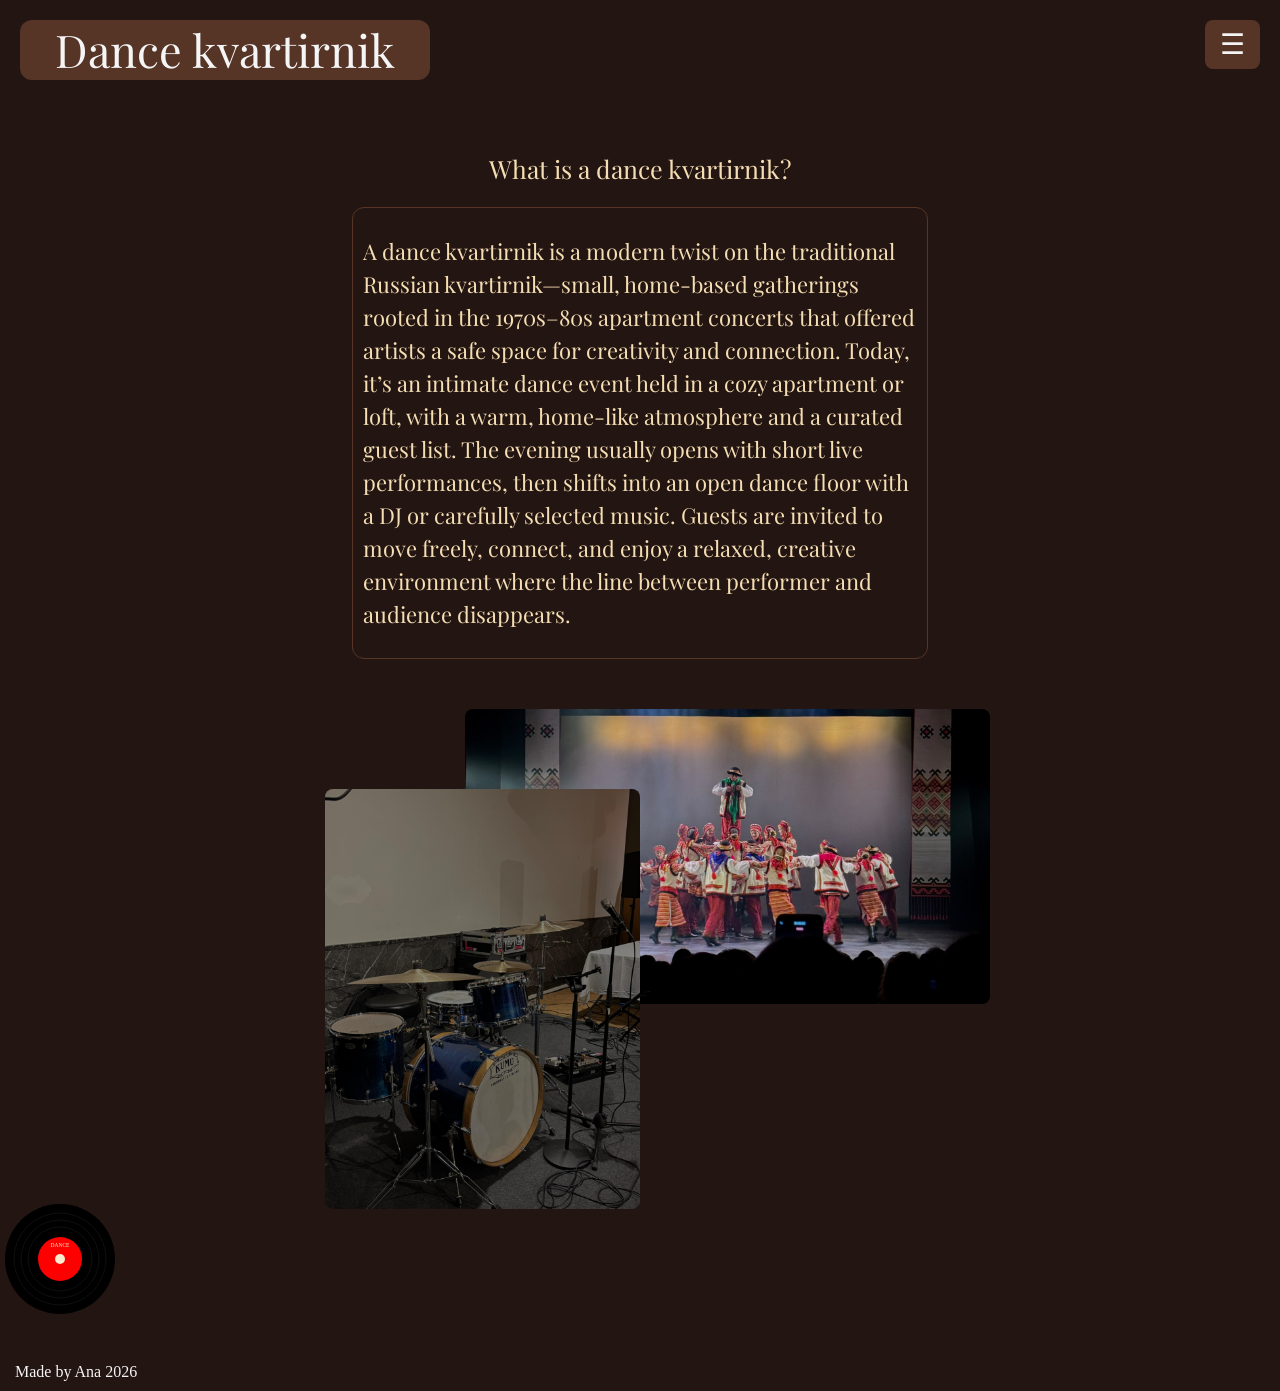
<file: index.html>
<!DOCTYPE html>
<html lang="en">
<head>
    <meta charset="UTF-8">
    <meta http-equiv="refresh" content="0; url=home/index.html">
    <title>Dance Kvartirnik</title>
</head>
<body>
    <!-- Redirects visitors to the home page -->
    <a href="home/index.html">Go to Home</a>
</body>
</html>
</file>
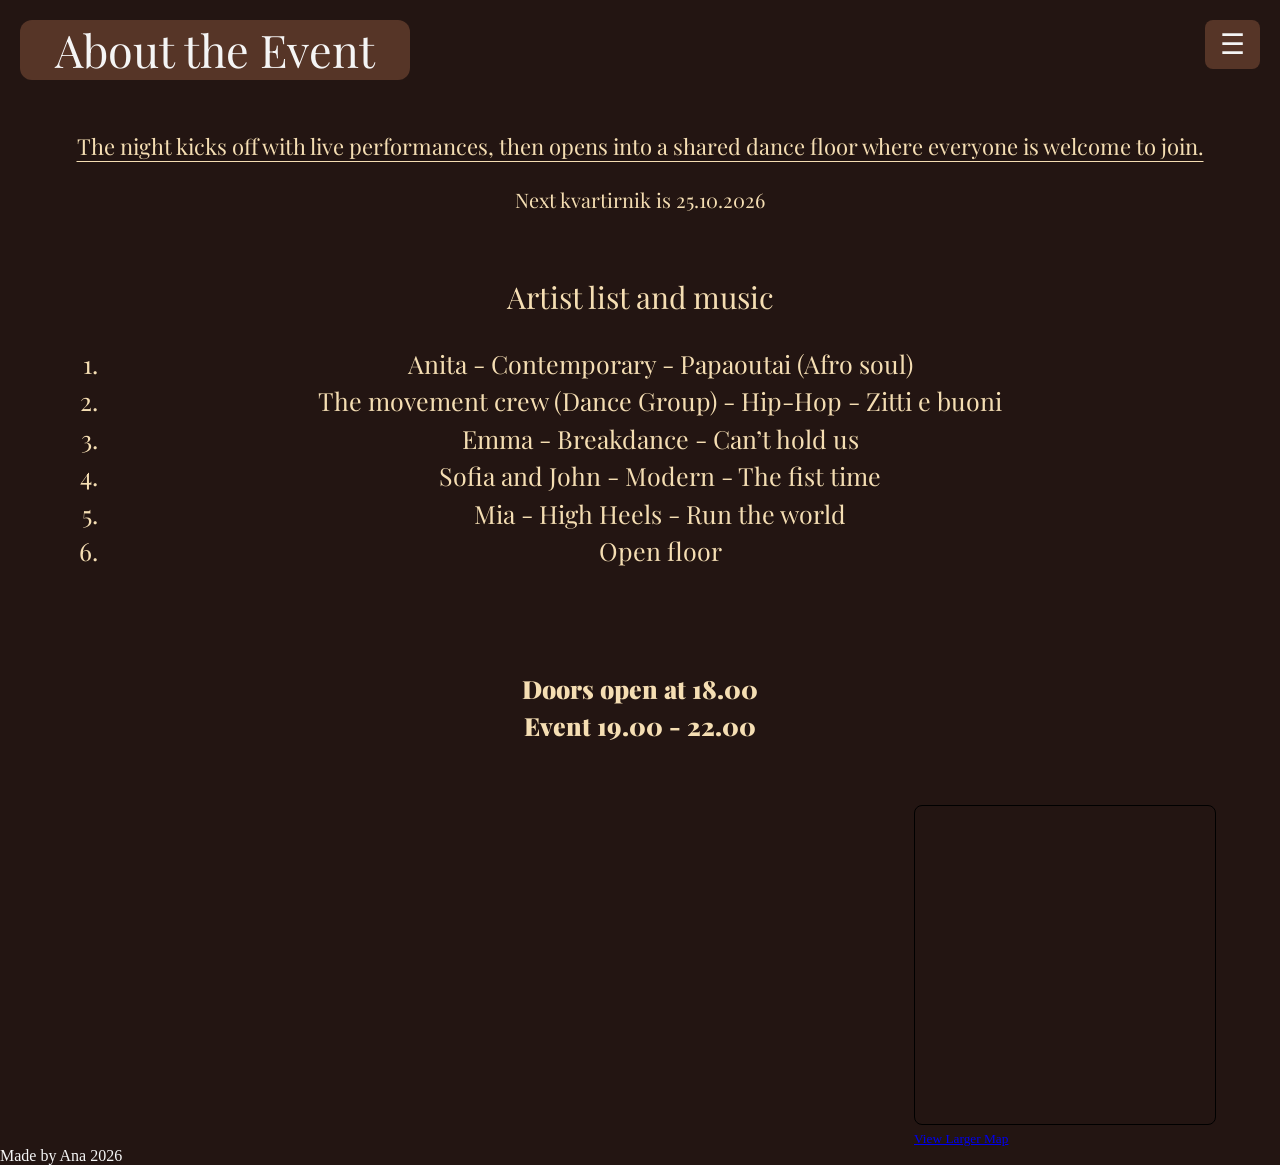
<file: about/index.html>
<!DOCTYPE html>
<html lang="en">
<head>
    <meta name="viewport" content="width=device-width, initial-scale=1.0">
    <meta charset="UTF-8">
    <title>About the Event</title>
    <link rel="stylesheet" href="style.css">
    <link href="https://fonts.googleapis.com/css2?family=Playfair+Display:wght@300;400&display=swap" rel="stylesheet">
</head>

<body>
    <!--Title and main menu-->
    <header class="top-row">
        <!--title on the left side-->
        <div class="title-box">
             <h1>About the Event</h1>
        </div>
    <!--Main menu on the right side-->
        <nav>
            <!-- Hamburger button for tablet and mobile -->
                <button class="menu-toggle" id="menu-toggle" aria-label="Open menu">☰</button>
            <!-- Main navigation menu -->
            <ul id="nav-menu">
                <li><a href="../home/index.html">Home</a></li>
                <li><a href="../about/index.html">About</a></li>
                <li><a href="../gallery/index.html">Gallery</a></li>
                <li><a href="../registration/index.html">Registration</a></li>
                <li><a href="../report/index.html">Report</a></li>
            </ul>
        </nav>
    </header>

<main>

<section>
     <div class="text">
         <p>
            The night kicks off with live performances, then opens into a shared dance floor where everyone is welcome to join.
        </p>
    </div>

     <div class="next-event">
        <p>Next kvartirnik is 25.10.2026</p>
    </div>
    
     <div class="content">

        <div class="left-content">

            <div class="list-title">
                <h2>Artist list and music</h2>
            </div>

            <div class="list">
                <ol>
                    <li>Anita - Contemporary - Papaoutai (Afro soul)</li>
                    <li>The movement crew (Dance Group) - Hip-Hop - Zitti e buoni</li>
                    <li>Emma - Breakdance - Can’t hold us</li>
                    <li>Sofia and John - Modern - The fist time</li>
                    <li>Mia - High Heels - Run the world</li>
                    <li>Open floor</li>
                </ol>
            </div>

            <div class="time">
                <p>
                    Doors open at 18.00
                    <br>
                    Event 19.00 - 22.00
                </p>
            </div>
        </div>


        <div class="right-content">

            <div class="location">
                <iframe
                    title="Dance Kvartirnik event location"
                    width="425"
                    height="350"
                    src="https://www.openstreetmap.org/export/embed?bbox=24.913172721862797%2C60.181882687846894%2C24.958062171936035%2C60.19905655961626&amp;layer=mapnik" style="border: 1px solid black"></iframe><br/><small><a href="https://www.openstreetmap.org/#map=15/60.19047/24.93562">View Larger Map</a></small> 
                </iframe>
            </div>
        </div>
    </div>
</section>
</main>

<footer>Made by Ana 2026</footer>

<script>
    const menuToggle = document.getElementById("menu-toggle"); // finds the hamburger button
    const navMenu = document.getElementById("nav-menu"); // finds the navigation menu

    menuToggle.addEventListener("click", function(){
    navMenu.classList.toggle("show");
})
</script>

</body>
</html>
</file>
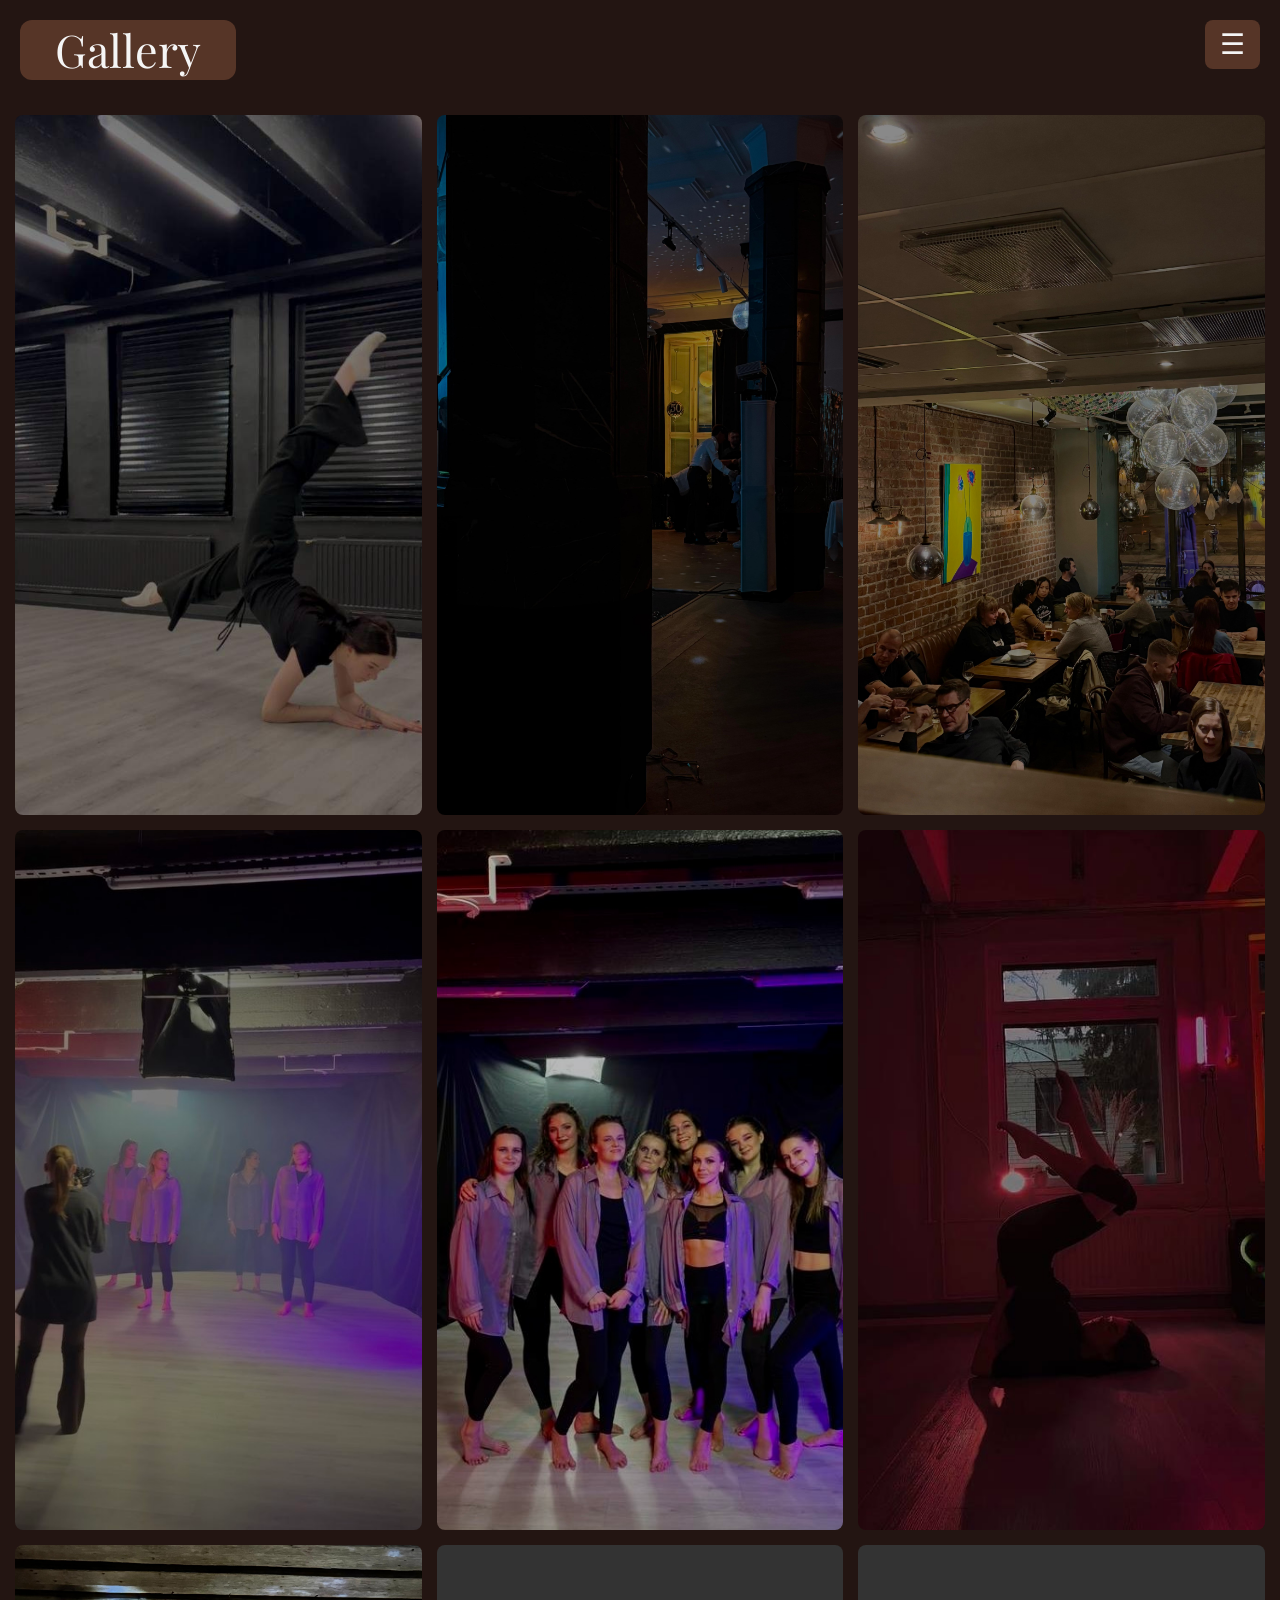
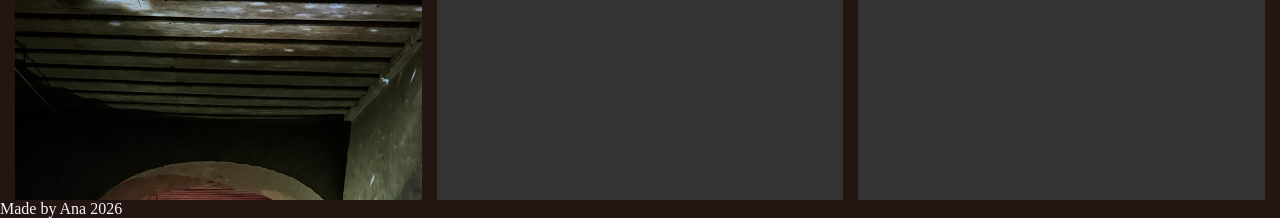
<file: gallery/index.html>
<!DOCTYPE html>
<html lang="en">
<head>
    <meta name="viewport" content="width=device-width, initial-scale=1.0">
    <meta charset="UTF-8">
    <title>Gallery</title>
    <link rel="stylesheet" href="style.css">
    <link href="https://fonts.googleapis.com/css2?family=Playfair+Display:wght@300;400&display=swap" rel="stylesheet">
</head>

<body>
    <!--Title and main menu-->
    <header class="top-row">
        <!--title on the left side-->
        <div class="title-box">
             <h1>Gallery</h1>
        </div>
    <!--Main menu on the right side-->
        <nav>
            <!-- Hamburger button for tablet and mobile -->
                <button class="menu-toggle" id="menu-toggle" aria-label="Open menu">☰</button>
            <!-- Main menu -->
             <ul id="nav-menu">
                 <li><a href="../home/index.html">Home</a></li>
                 <li><a href="../about/index.html">About</a></li>
                 <li><a href="../gallery/index.html">Gallery</a></li>
                 <li><a href="../registration/index.html">Registration</a></li>
                 <li><a href="../report/index.html">Report</a></li>
            </ul>
        </nav>
    </header>

<main>
    <section>
        <iframe
            class="gallery-iframe"
            src="photos.html"
            title="Dance Kvartirnik photo gallery">
        </iframe>
    </section>
</main>

<footer>Made by Ana 2026</footer>

<script>
    const menuToggle = document.getElementById("menu-toggle"); // finds the hamburger button
    const navMenu = document.getElementById("nav-menu"); // finds the navigation menu

    menuToggle.addEventListener("click", function(){
    navMenu.classList.toggle("show");
})
</script>

</body>
</html>
</file>
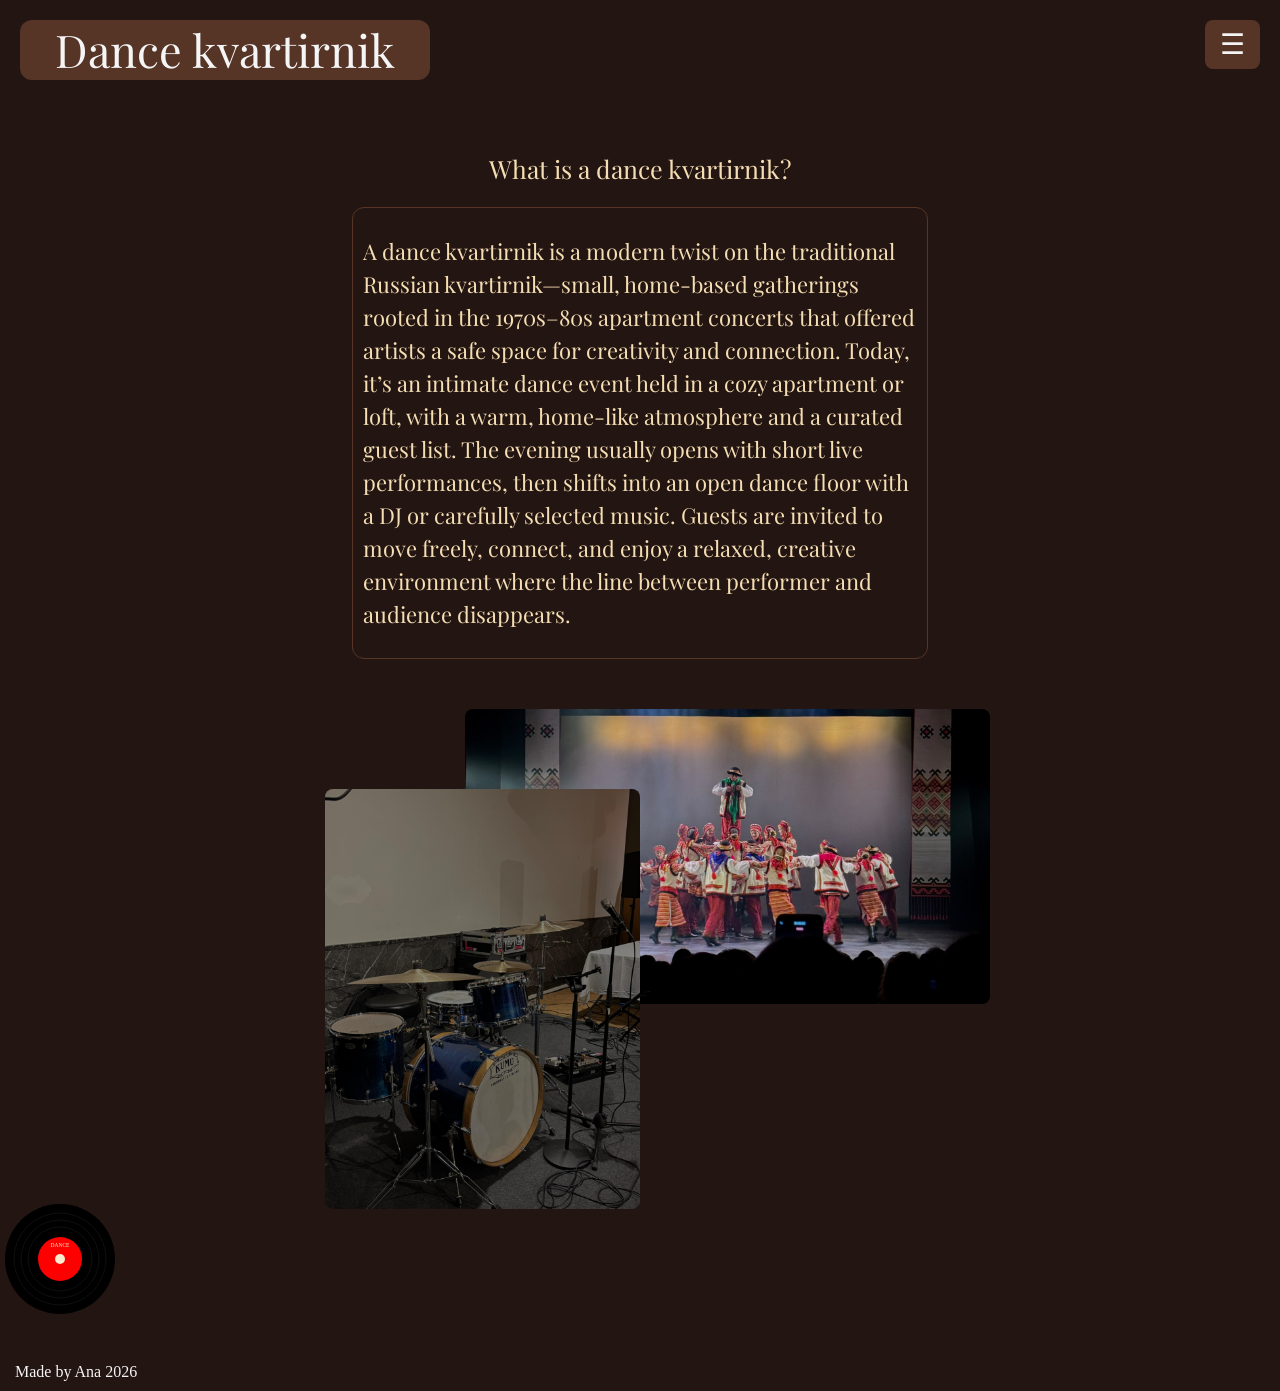
<file: home/index.html>
<!DOCTYPE html>
<html lang="en">
<head>
    <meta name="viewport" content="width=device-width, initial-scale=1.0">
    <meta charset="UTF-8">
    <title>Dance Kvartirnik</title>
    <link rel="stylesheet" href="style.css">
    <link href="https://fonts.googleapis.com/css2?family=Playfair+Display:wght@300;400&display=swap" rel="stylesheet">
</head>

<body>
    <!--Title and main menu-->
    <header class="top-row">
        <!--title on the left side-->
        <div class="title-box">
             <h1>Dance kvartirnik</h1>
        </div>
    <!--Main menu on the right side-->
        <nav>
            <!-- Hamburger button for tablet and mobile -->
                <button class="menu-toggle" id="menu-toggle" aria-label="Open menu">☰</button>
            <!-- Main menu -->
             <ul id="nav-menu">
                 <li><a href="../home/index.html">Home</a></li>
                 <li><a href="../about/index.html">About</a></li>
                 <li><a href="../gallery/index.html">Gallery</a></li>
                 <li><a href="../registration/index.html">Registration</a></li>
                 <li><a href="../report/index.html">Report</a></li>
            </ul>
        </nav>
    </header>

<main>
    <section>
            <div class="question">
                 <h2>What is a dance kvartirnik?</h2>
            </div>

         <div class="content">
                <div class="text">
                    <p>A dance kvartirnik is a modern twist on the traditional Russian kvartirnik—small, home‑based gatherings rooted in the 1970s–80s apartment concerts
                     that offered artists a safe space for creativity and connection. Today, it’s an intimate dance event held in a cozy apartment or loft, with a warm,
                     home-like atmosphere and a curated guest list. The evening usually opens with short live performances, then shifts into an open dance floor with a DJ
                     or carefully selected music. Guests are invited to move freely, connect, and enjoy a relaxed, creative environment where the line between performer and
                     audience disappears.</p>
                </div>

            <div class="picture">
            <!--Main responsive picture-->
                    <picture>
                        <source media="(max-width: 600px)" srcset="../img/mobil.jpeg">
                        <source media="(max-width: 1100px)" srcset="../img/tabl.jpeg">
                        <img class="photo-one" src="../img/desk.jpeg" alt="Dance performance">
                    </picture>
                <!--second picture-->
                <img class="photo-two" src="../img/pho2.jpeg" alt="Instrument picture">
            </div>
        </div>

        <svg id="record" width="120" height="120" viewBox="0 0 120 120">
            <circle class="vinyl" cx="60" cy="60" r="55"></circle>
            
            <circle class="groove" cx="60" cy="60" r="46"></circle>
            <circle class="groove" cx="60" cy="60" r="39"></circle>
            <circle class="groove" cx="60" cy="60" r="32"></circle>


            <circle class="vinyl-lable" cx="60" cy="60" r="22"></circle>
            <circle class="vinyl-hole" cx="60" cy="60" r="5"></circle>

            <!--text on the vinyl label-->
            <text
                x="60"
                y="48"
                text-anchor="middle"
                font-size="5.5"
                fill="#fde9d0">
                DANCE
            </text>
        </svg>

    </section>
</main>

<footer>Made by Ana 2026</footer>

<script>
    // Finds the vinyl record by its id
    const record = document.getElementById("record");

    // Creates an audio object and connects the music file
    const music = new Audio("../img/audio.mp3");

    // Loads the audio file in advance
    music.preload = "auto";

    // Keeps track of whether the music is playing
    let isPlaying = false;

    // Runs when the user clicks the vinyl record
    record.addEventListener("click", function () {

        // If the music is not playing
        if (isPlaying === false) {

            // Starts the music
            music.play();

            // Starts the vinyl animation
            record.classList.add("spinning");

            // Remembers that the music is playing
            isPlaying = true;

        } else {

            // Pauses the music
            music.pause();

            // Stops the vinyl animation
            record.classList.remove("spinning");

            // Remembers that the music is paused
            isPlaying = false;
        }
    });
</script>

<script>
    const menuToggle = document.getElementById("menu-toggle"); // finds the hamburger button
    const navMenu = document.getElementById("nav-menu"); // finds the navigation menu

    menuToggle.addEventListener("click", function(){
    navMenu.classList.toggle("show");
})
</script>

</body>
</html>
</file>
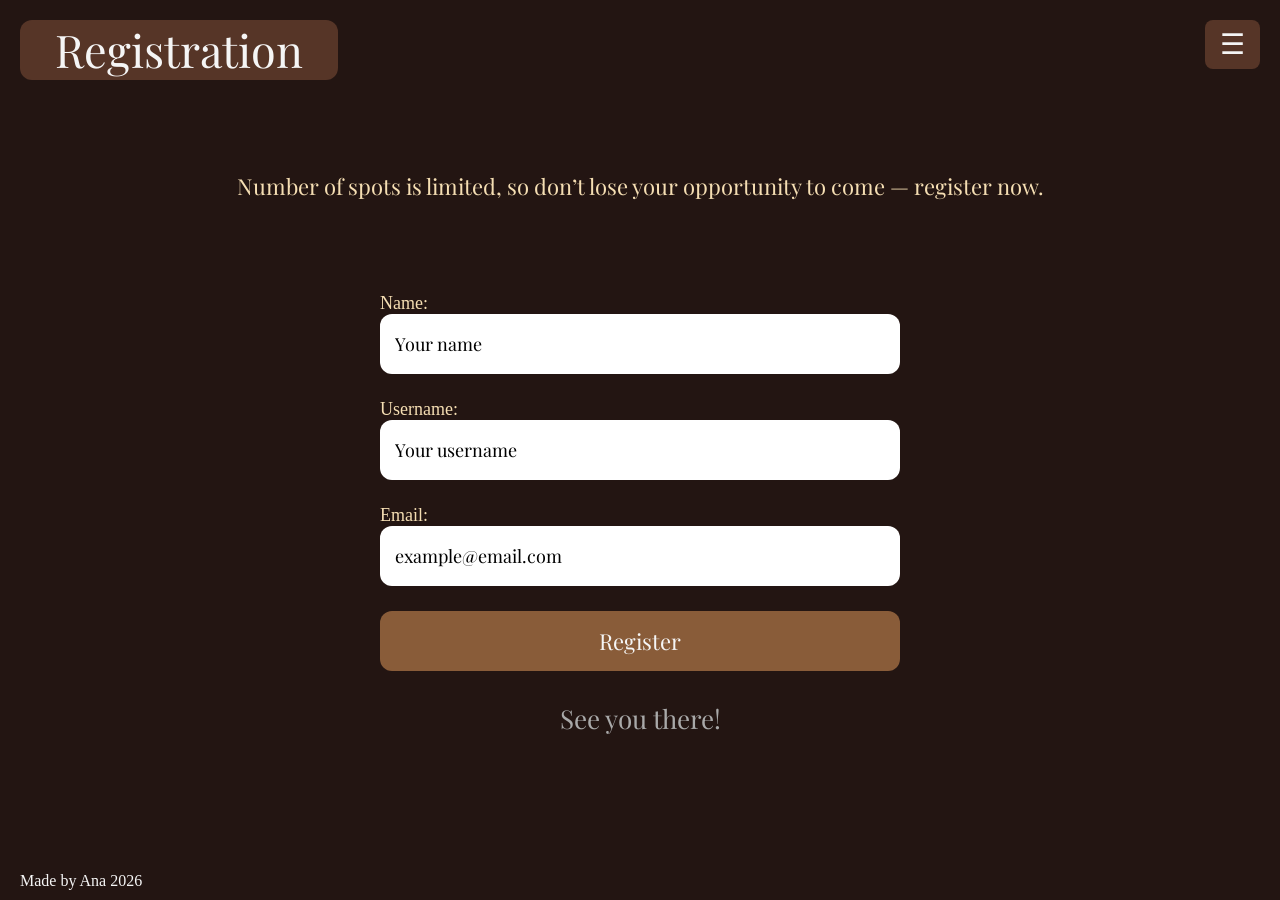
<file: registration/index.html>
<!DOCTYPE html>
<html lang="en">
<head>
    <meta name="viewport" content="width=device-width, initial-scale=1.0">
    <meta charset="UTF-8">
    <title>Registration</title>
    <link rel="stylesheet" href="style.css">
    <link href="https://fonts.googleapis.com/css2?family=Playfair+Display:wght@300;400&display=swap" rel="stylesheet">
</head>

<body>
      <!--Title and main menu-->
    <header class="top-row">
        <!--title on the left side-->
        <div class="title-box">
             <h1>Registration</h1>
        </div>
    <!--Main menu on the right side-->
        <nav>
            <!-- Hamburger button for tablet and mobile -->
                <button class="menu-toggle" id="menu-toggle" aria-label="Open menu">☰</button>
            <!-- Main menu -->
             <ul id="nav-menu">
                 <li><a href="../home/index.html">Home</a></li>
                 <li><a href="../about/index.html">About</a></li>
                 <li><a href="../gallery/index.html">Gallery</a></li>
                 <li><a href="../registration/index.html">Registration</a></li>
                 <li><a href="../report/index.html">Report</a></li>
            </ul>
        </nav>
    </header>

<main>
    <section>
        
            <div class="text">
                <h2>Number of spots is limited, so don’t lose your opportunity to come — register now.</h2>
            </div>
    </section>

    <form action="https://api.web3forms.com/submit" method="POST">
        <input type="hidden" name="access_key" value="0de6d578-3cac-482e-8db9-457d6a39d246">

            <div class="name-section">
                <label for="name">Name:</label>
                <!--input box where the user can type their name, "Your name" disappears when they type-->
                <input type="text" id="name" name="Name" 
                class="name-box" placeholder="Your name" required> 
            </div>

            <div class="username-section">
                <label for="username">Username:</label>
                <!--input box where the user can type their name, "Your username" disappears when they type-->
                <input type="text" id="username" name="Username"
                class="name-box" placeholder="Your username" required>
            </div>
 
            <div class="email-section">
                <label for="email">Email:</label>
                <!--input box where the user can type their name, "example@email.com" disappears when they type-->
                <input type="email" id="email" name="Email"
                class="name-box" placeholder="example@email.com" required>
            </div>

          <!--Registration button-->
    <div class="register-section">
        <button class="register-button" type="submit">Register</button>
    </div>

    </form>

    <section>
            <div class="last">
                 <p>See you there!</p>
            </div>
    </section>
</main>

<footer>Made by Ana 2026</footer>

<script>
    const menuToggle = document.getElementById("menu-toggle"); // finds the hamburger button
    const navMenu = document.getElementById("nav-menu"); // finds the navigation menu

    menuToggle.addEventListener("click", function(){
    navMenu.classList.toggle("show");
})
</script>

</body>
</html>
</file>
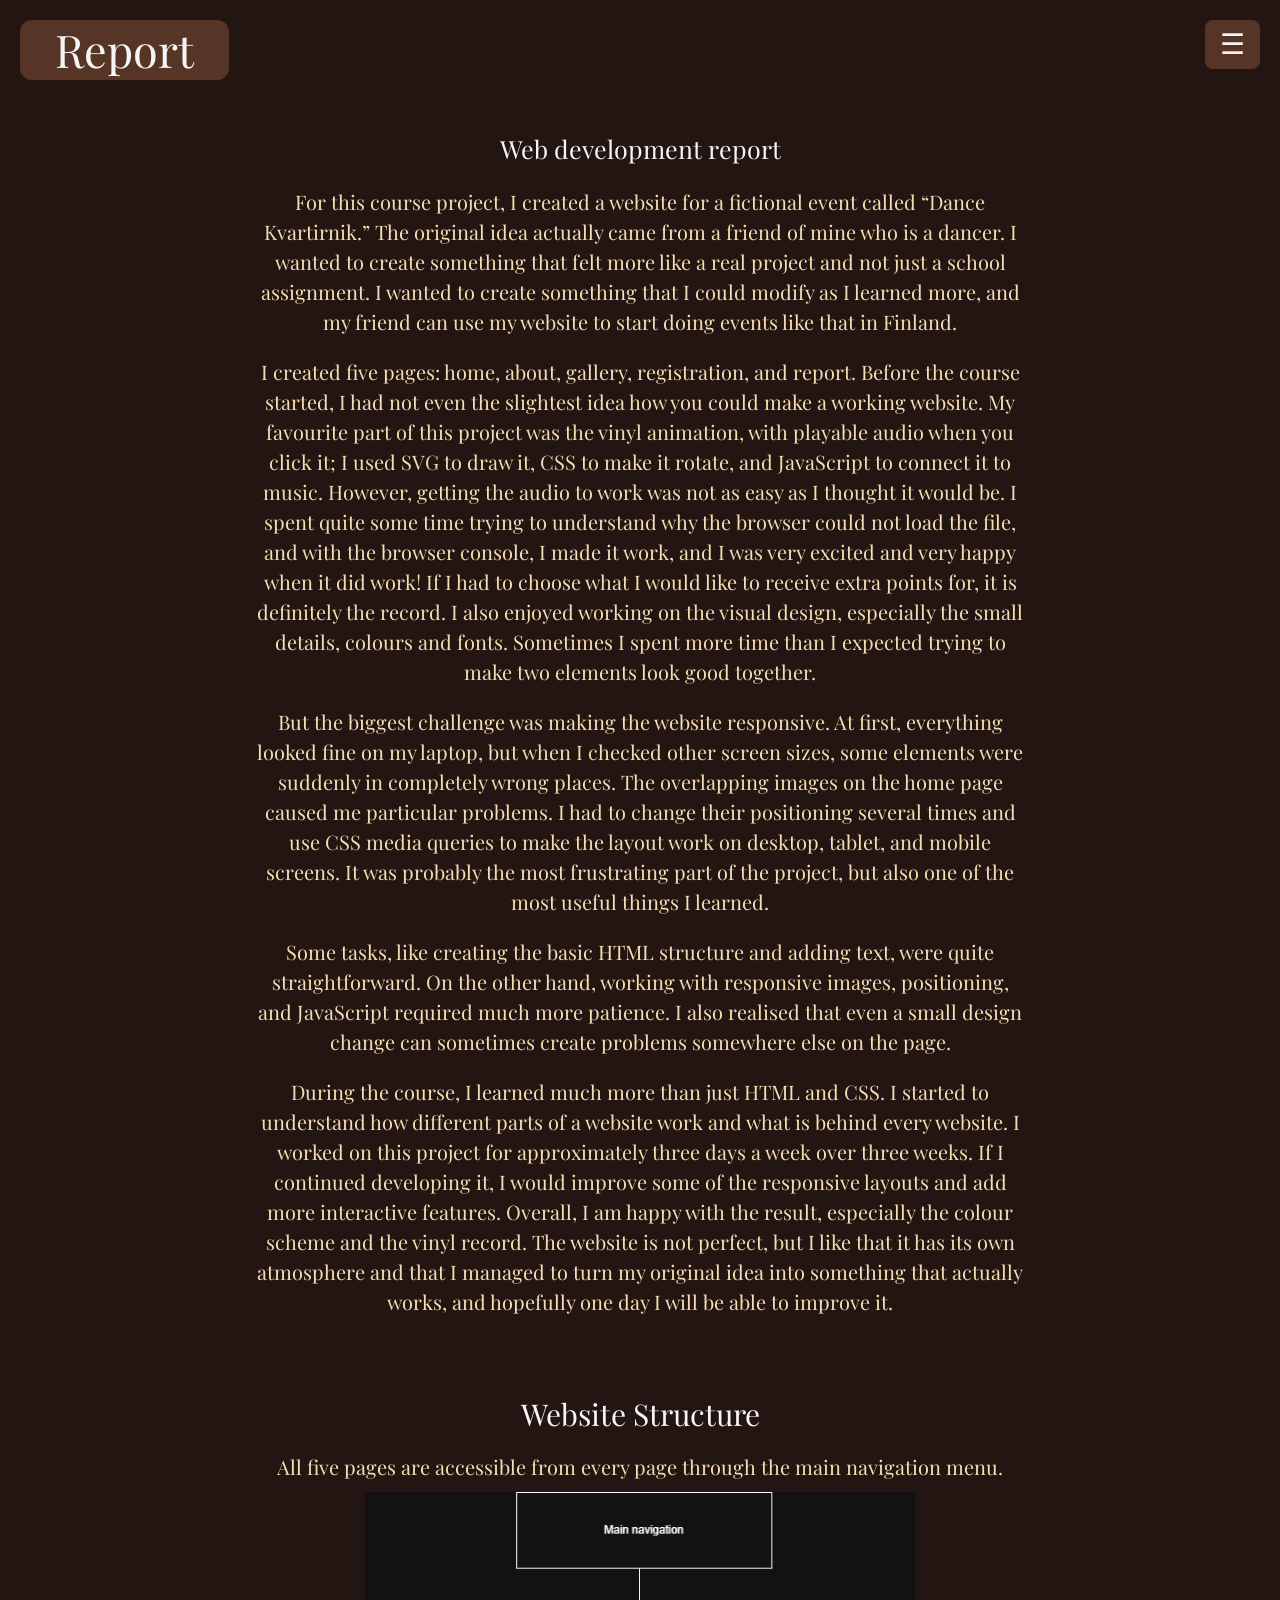
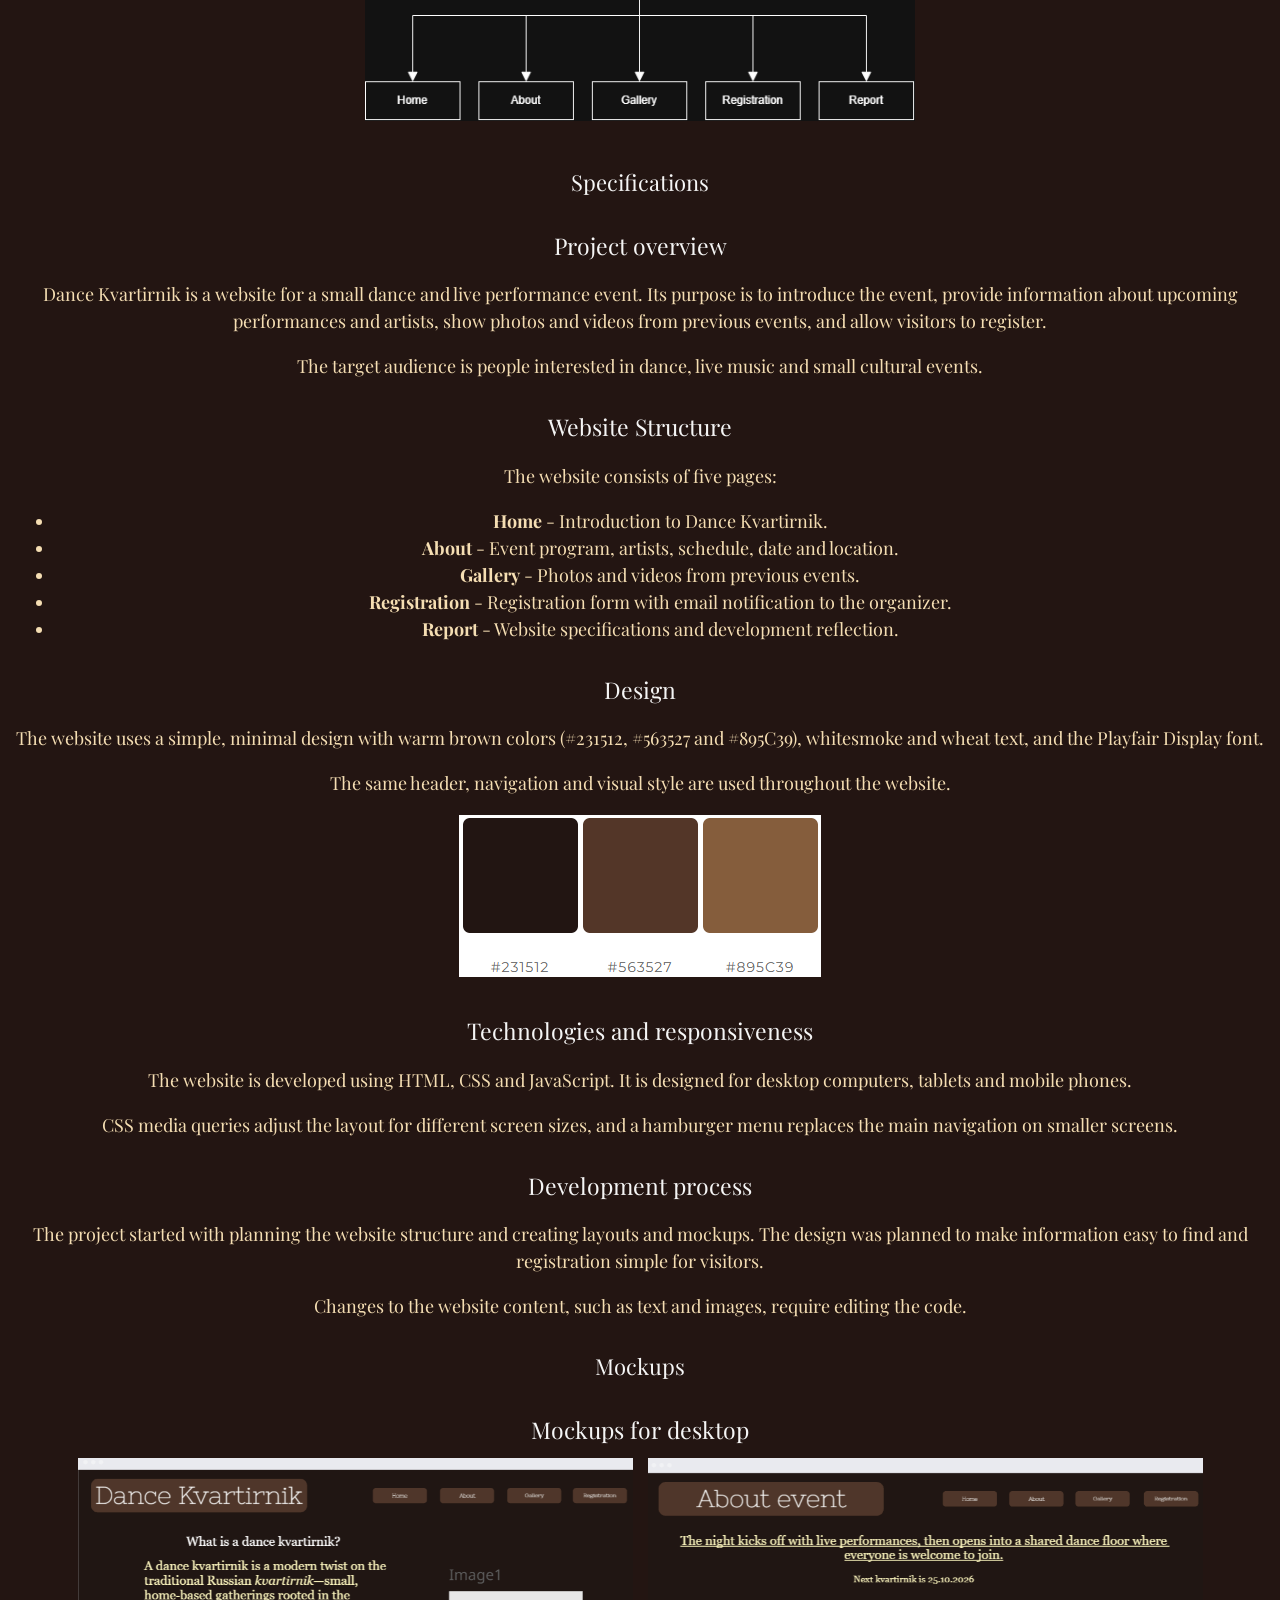
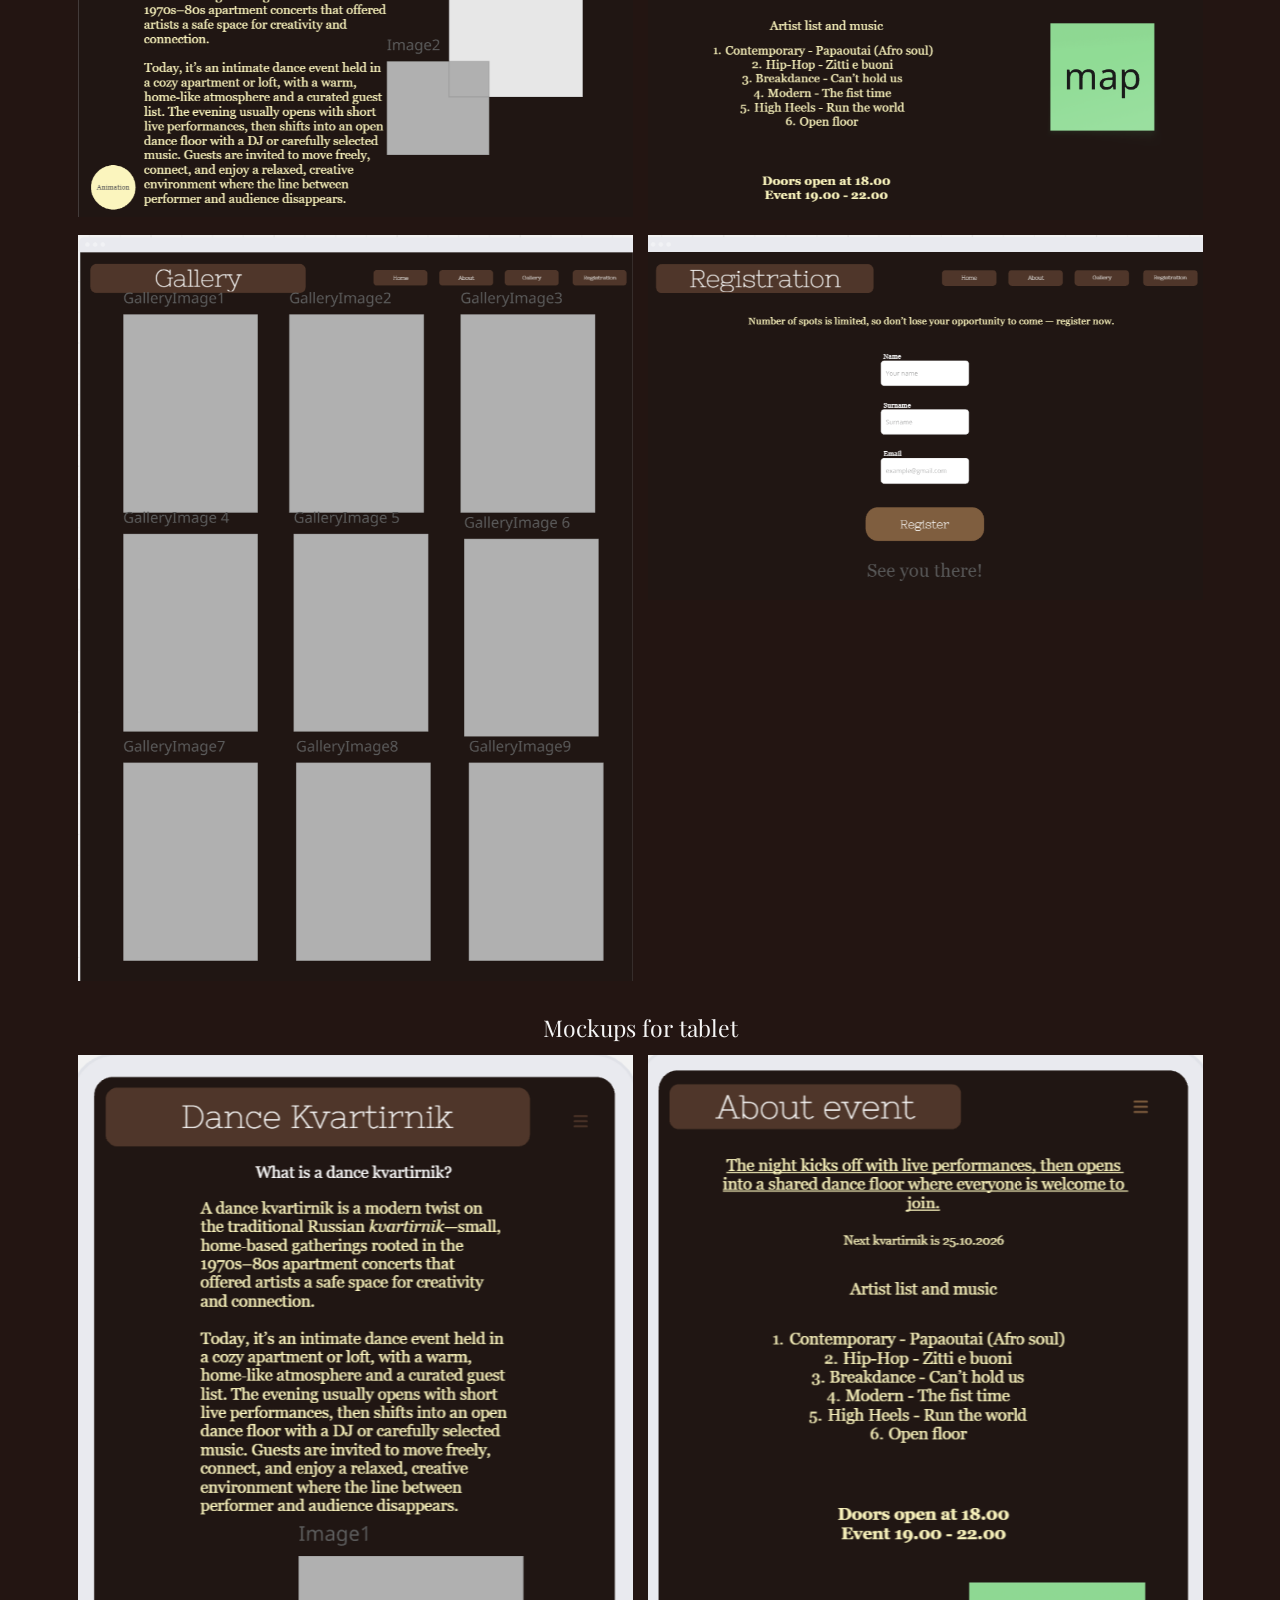
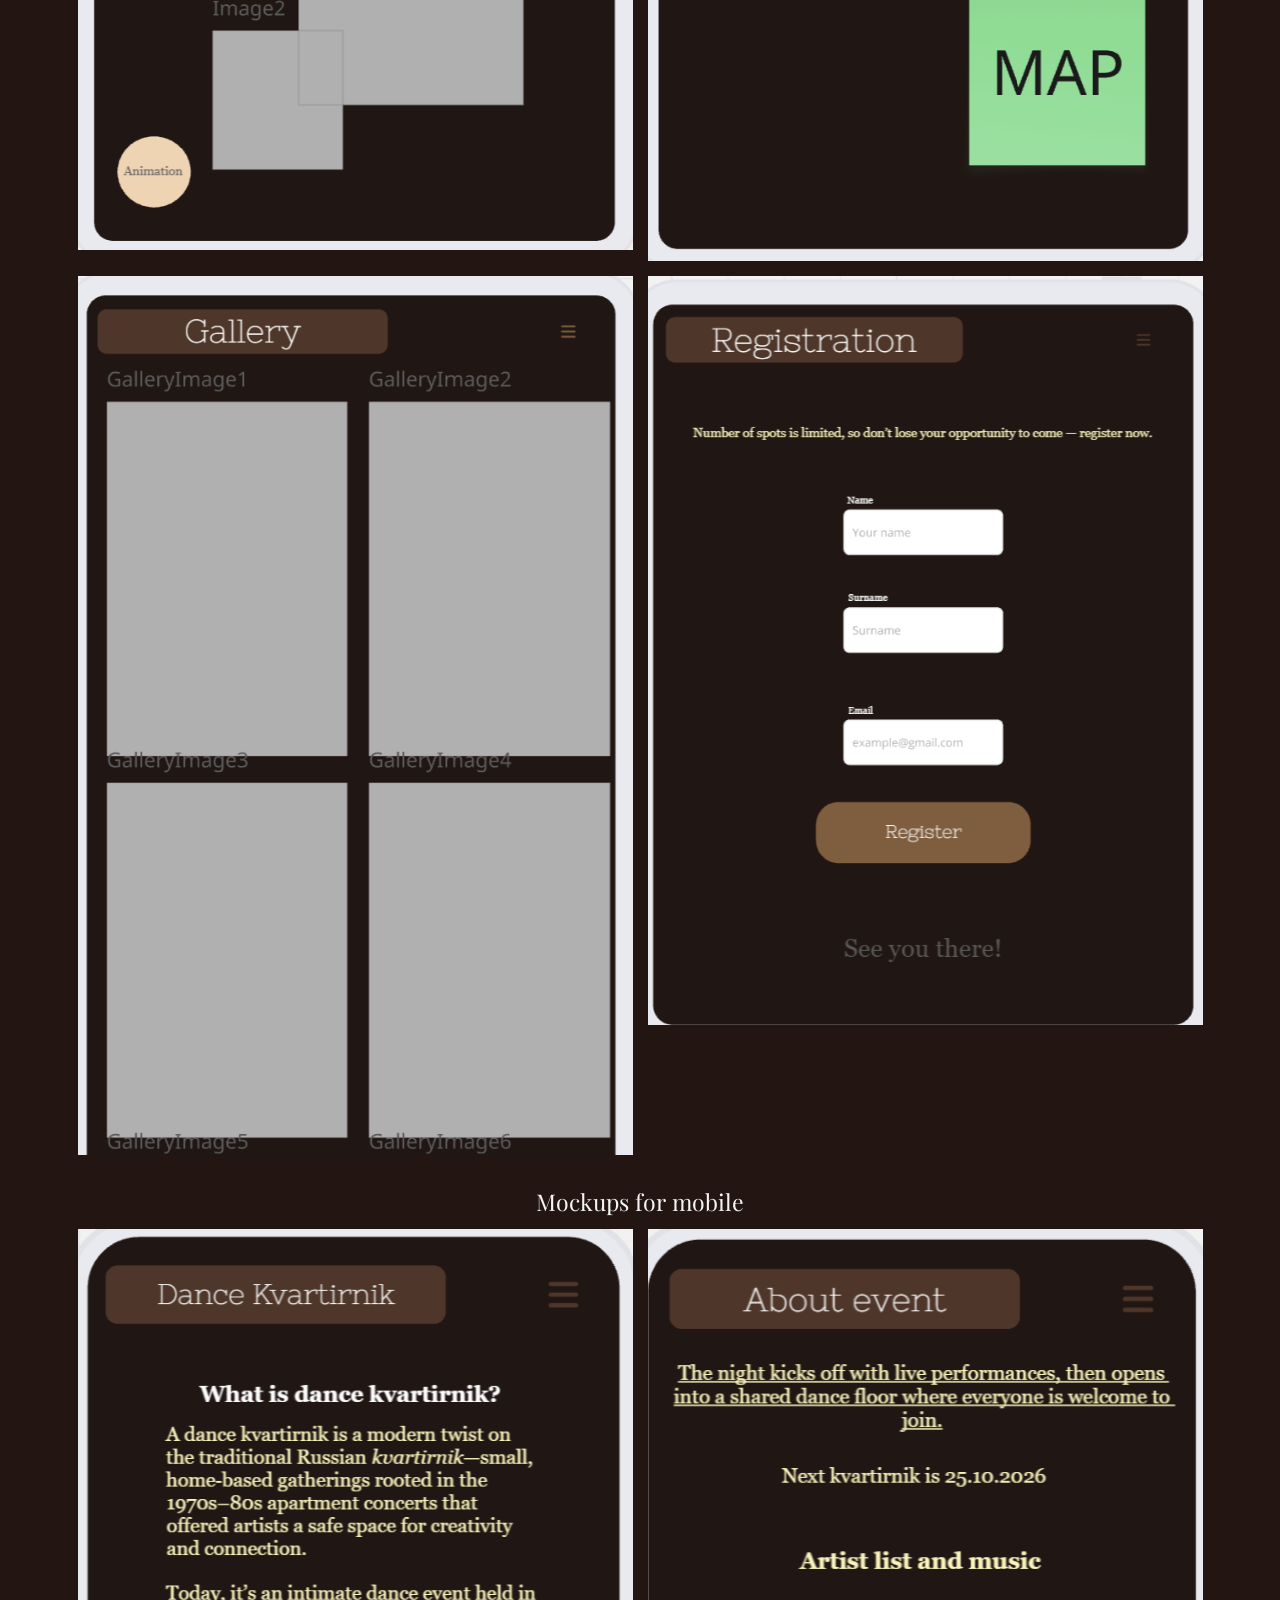
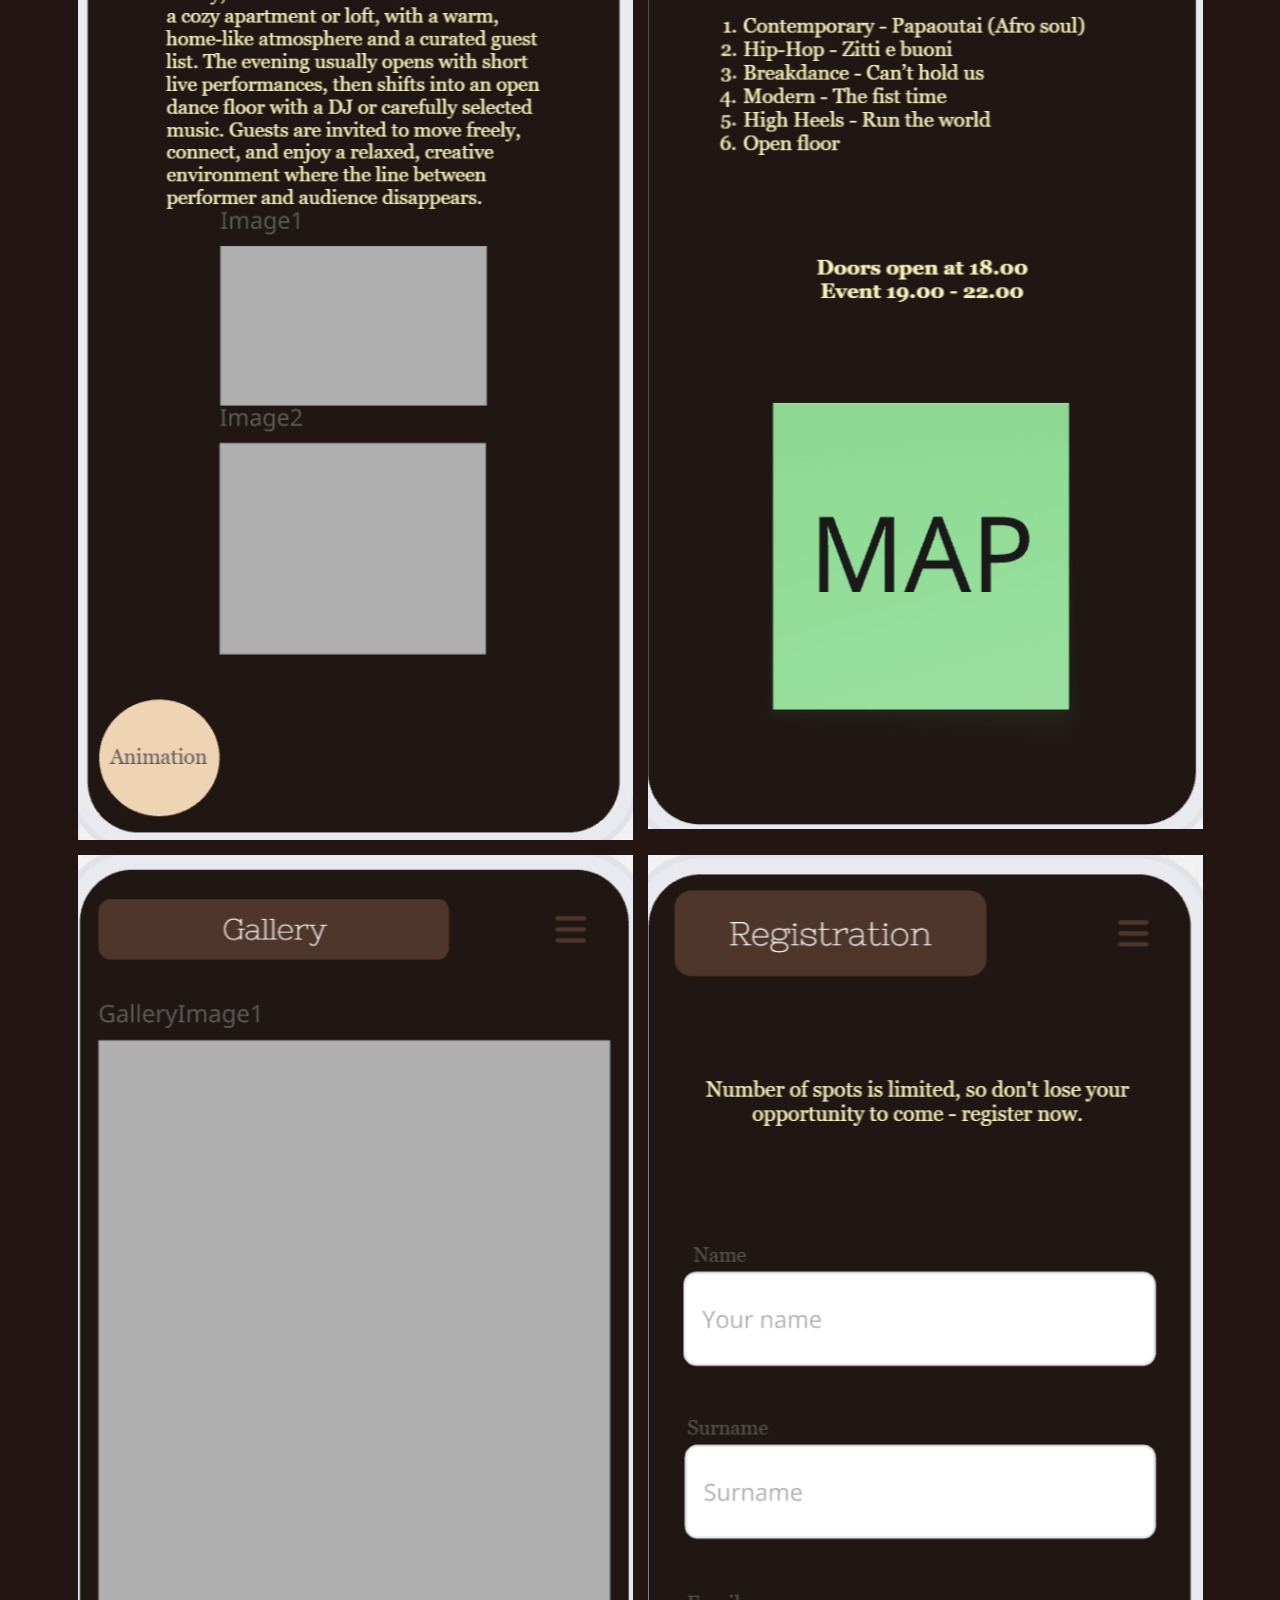
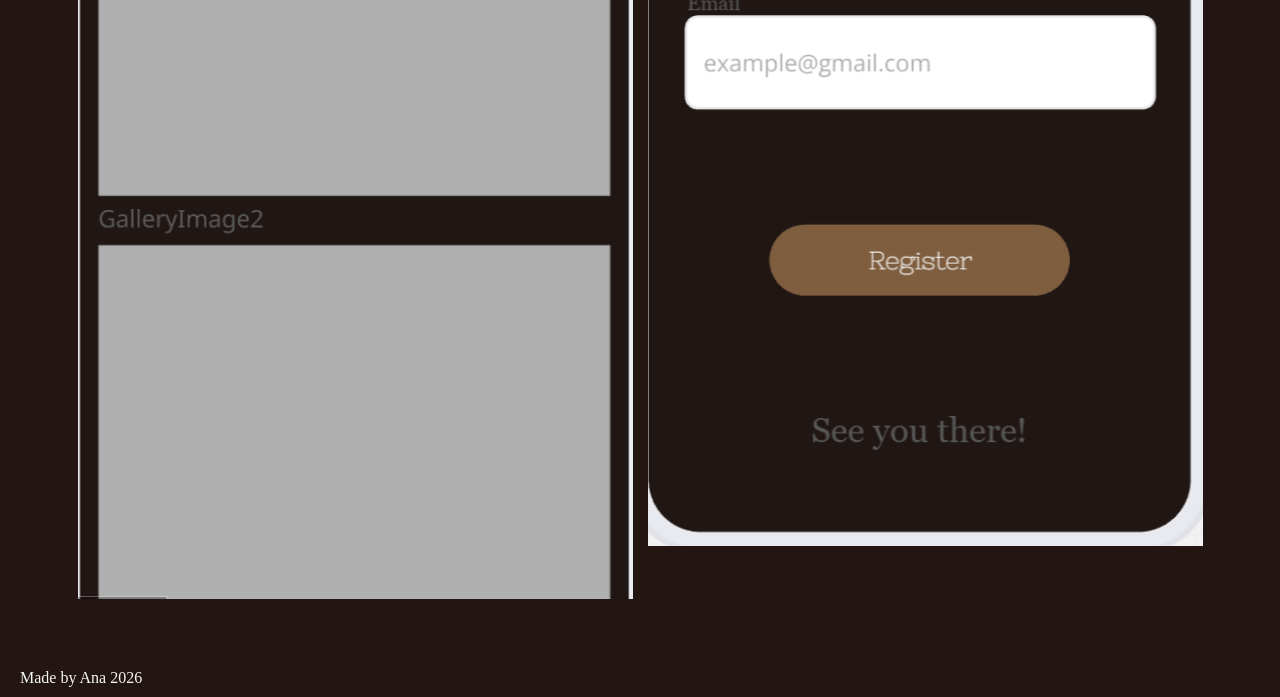
<file: report/index.html>
<!DOCTYPE html>
<html lang="en">
<head>
    <meta name="viewport" content="width=device-width, initial-scale=1.0">
    <meta charset="UTF-8">
    <title>Report</title>
    <link rel="stylesheet" href="style.css">
    <link href="https://fonts.googleapis.com/css2?family=Playfair+Display:wght@300;400&display=swap" rel="stylesheet">
</head>

<body>
      <!--Title and main menu-->
    <header class="top-row">
        <!--title on the left side-->
        <div class="title-box">
             <h1>Report</h1>
        </div>
    <!--Main menu on the right side-->
        <nav>
            <!-- Hamburger button for tablet and mobile -->
                <button class="menu-toggle" id="menu-toggle" aria-label="Open menu">☰</button>
            <!-- Main menu -->
             <ul id="nav-menu">
                 <li><a href="../home/index.html">Home</a></li>
                 <li><a href="../about/index.html">About</a></li>
                 <li><a href="../gallery/index.html">Gallery</a></li>
                 <li><a href="../registration/index.html">Registration</a></li>
                 <li><a href="../report/index.html">Report</a></li>
            </ul>
        </nav>
    </header>

<main> 
    <section>
        <div class="text">
            <h2>Web development report</h2>
        </div>
        
        <div class="essay">
            <p>For this course project, I created a website for a fictional event called “Dance Kvartirnik.”  The original idea actually came from a friend of mine 
            who is a dancer. I wanted to create something that felt more like a real project and not just a school assignment. 
            I wanted to create something that I could modify as I learned more, and my friend can use my website to start doing events like that in Finland.</p>

            <p>
            I created five pages: home, about, gallery, registration, and report. Before the course started, I had not even the slightest idea how you could 
            make a working website. My favourite part of this project was the vinyl animation, with playable audio when you click it; I used SVG to draw it, 
            CSS to make it rotate, and JavaScript to connect it to music. However, getting the audio to work was not as easy as I thought it would be. I spent quite
            some time trying to understand why the browser could not load the file, and with the browser console, I made it work, and I was very excited and very 
            happy when it did work! If I had to choose what I would like to receive extra points for, it is definitely the record. I also enjoyed working on the visual design, 
            especially the small details, colours and fonts. Sometimes I spent more time than I expected trying to make two elements look good together.</p>

            <p>
            But the biggest challenge was making the website responsive. At first, everything looked fine on my laptop, but when I checked other screen sizes, 
            some elements were suddenly in completely wrong places. The overlapping images on the home page caused me particular problems. I had to change their 
            positioning several times and use CSS media queries to make the layout work on desktop, tablet, and mobile screens. It was probably the most frustrating
            part of the project, but also one of the most useful things I learned.</p>

            <p>
            Some tasks, like creating the basic HTML structure and adding text, were quite straightforward. On the other hand, working with responsive images, 
            positioning, and JavaScript required much more patience. I also realised that even a small design change can sometimes create problems somewhere 
            else on the page.</p>

            <p>
            During the course, I learned much more than just HTML and CSS. I started to understand how different parts of a website work and what is behind every
            website. I worked on this project for approximately three days a week over three weeks. If I continued developing it, I would improve some of the 
            responsive layouts and add more interactive features. Overall, I am happy with the result, especially the colour scheme and the vinyl record. 
            The website is not perfect, but I like that it has its own atmosphere and that I managed to turn my original idea into something that actually works, 
            and hopefully one day I will be able to improve it.</p>
        </div>
    </section>

    <section class="site-map">
    <h2>Website Structure</h2>
    <p>
        All five pages are accessible from every page
        through the main navigation menu.
    </p>

    <img src="../img/Dia.drawio.png" alt="Website site map">
</section>

<section class="specifications">
        <h2>Specifications</h2>

        <h3>Project overview</h3>
        <p>
            Dance Kvartirnik is a website for a small dance and live performance event. Its purpose is to introduce the event, provide information about upcoming 
            performances and artists, show photos and videos from previous events, and allow visitors to register.
        </p>
        <p>
            The target audience is people interested in dance, live music and small cultural events.
        </p>
    
        <h3>Website Structure</h3>
        <p>
            The website consists of five pages:
        </p>

        <ul class="page-list">
            <li><strong>Home</strong> - Introduction to Dance Kvartirnik.</li>
            <li><strong>About</strong> - Event program, artists, schedule, date and location.</li>
            <li><strong>Gallery</strong> - Photos and videos from previous events.</li>
            <li><strong>Registration</strong> - Registration form with email notification to the organizer.</li>
            <li><strong>Report</strong> - Website specifications and development reflection.</li>
        </ul>

        <h3>Design</h3>
        <p>
            The website uses a simple, minimal design with warm brown colors (#231512, #563527 and #895C39), whitesmoke and wheat text, and the Playfair Display 
            font.
        </p>
        <p>
            The same header, navigation and visual style are used throughout the website.
        </p>

    <img src="../img/colors.png" alt="Website colors">

        <h3>Technologies and responsiveness</h3>
        <p>
            The website is developed using HTML, CSS and JavaScript. It is designed for desktop computers, tablets and mobile phones.
        </p>
        <p>
            CSS media queries adjust the layout for different screen sizes, and a hamburger menu replaces the main navigation on smaller screens.
        </p>
 
        <h3>Development process</h3>
        <p>
            The project started with planning the website structure and creating layouts and mockups. The design was planned to make information easy to find and 
            registration simple for visitors.
        </p>

        <p>
            Changes to the website content, such as text and images, require editing the code.
        </p>
    
</section>

<section class="mockups">
    <h2>Mockups</h2>

    <h3>Mockups for desktop</h3>
    <div class="mockup-grid">
        <img src="../img/desktop1.png" alt="Desktop home page mockup">
        <img src="../img/desktop2.png" alt="Desktop about page mockup">
        <img src="../img/desktop3.png" alt="Desktop gallery page mockup">
        <img src="../img/desktop4.png" alt="Desktop registration page mockup">
    </div>

    <h3>Mockups for tablet</h3>
    <div class="mockup-grid">
        <img src="../img/tablet1.png" alt="Tablet home page mockup">
        <img src="../img/tablet2.png" alt="Tablet about page mockup">
        <img src="../img/tablet3.png" alt="Tablet gallery page mockup">
        <img src="../img/tablet4.png" alt="Tablet registration page mockup">
    </div>

    <h3>Mockups for mobile</h3>
    <div class="mockup-grid">
        <img src="../img/mobile1.png" alt="Mobile home page mockup">
        <img src="../img/mobile2.png" alt="Mobile about page mockup">
        <img src="../img/mobile3.png" alt="Mobile gallery page mockup">
        <img src="../img/mobile4.png" alt="Mobile registration page mockup">
    </div>
</section>


</main>
    <footer>Made by Ana 2026</footer>

<script>
    const menuToggle = document.getElementById("menu-toggle"); // finds the hamburger button
    const navMenu = document.getElementById("nav-menu"); // finds the navigation menu

    menuToggle.addEventListener("click", function(){
    navMenu.classList.toggle("show");
})
</script>

</body>
</html>
</file>
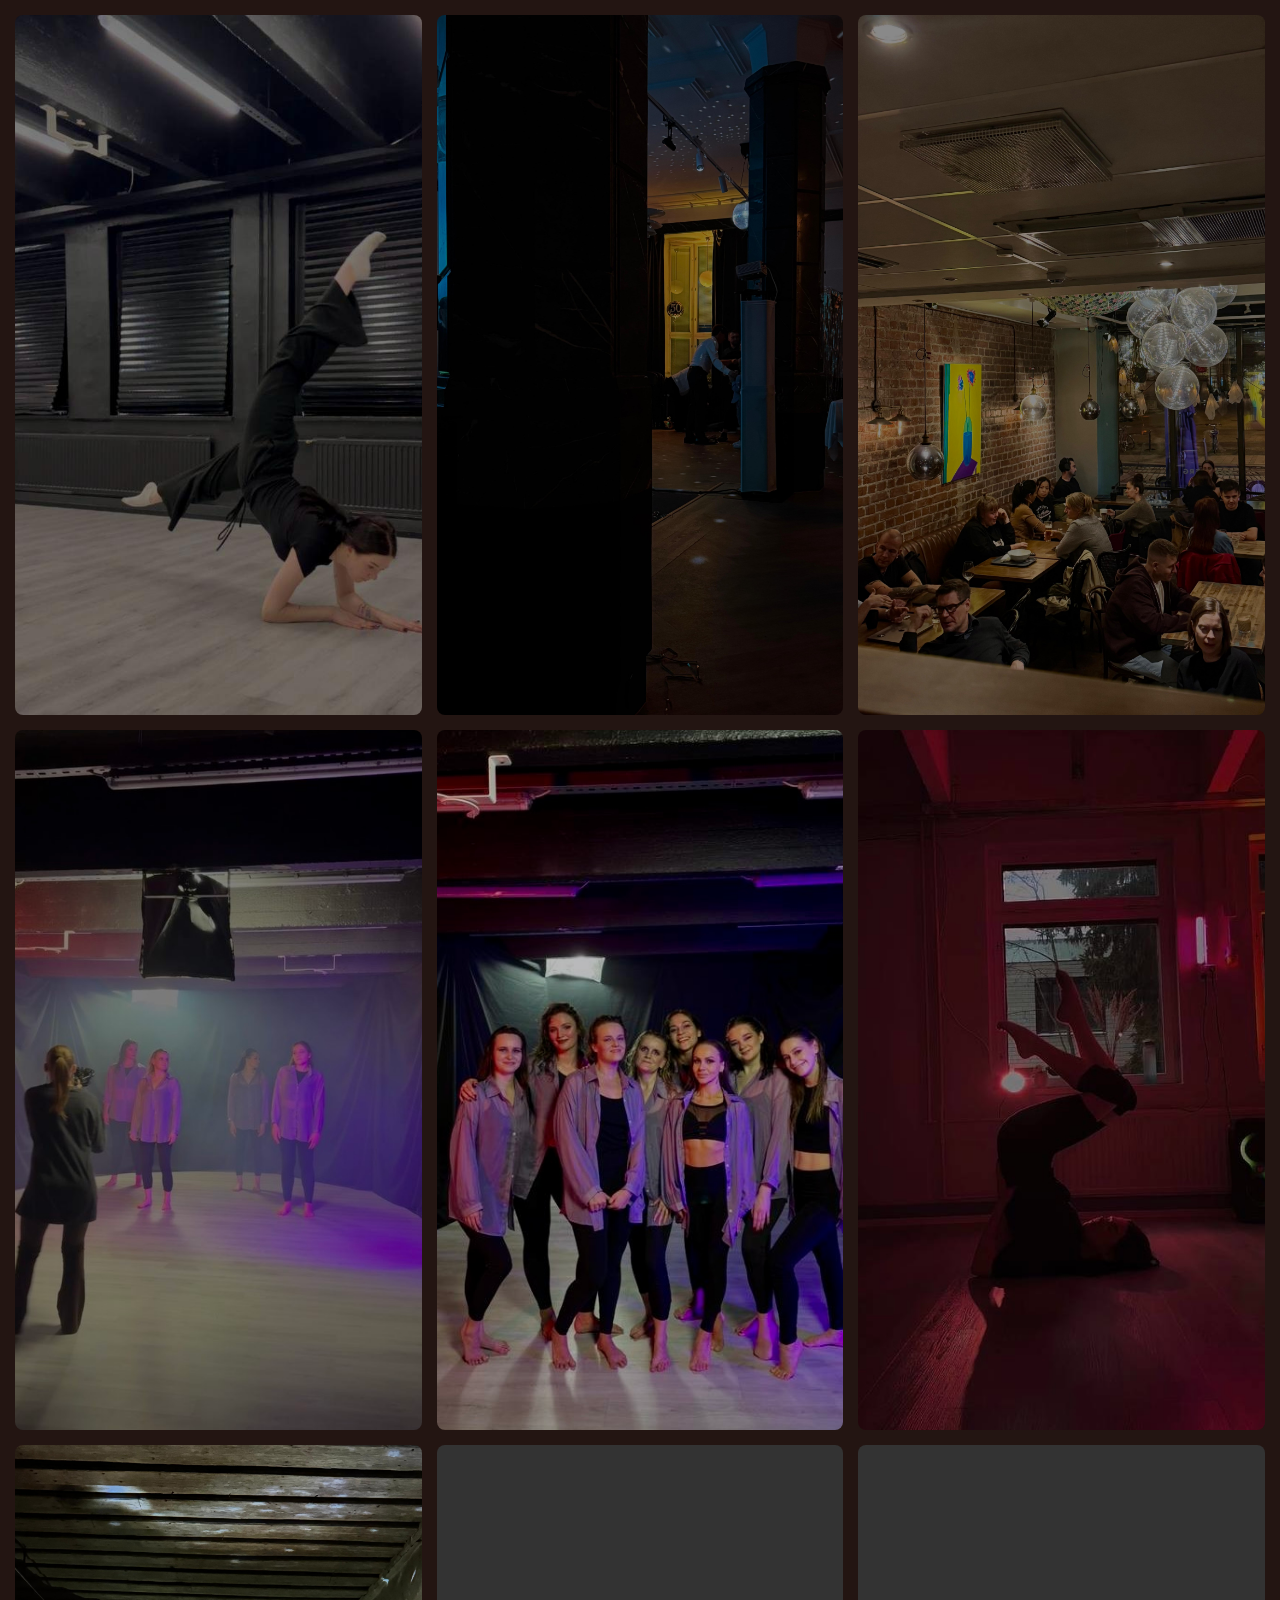
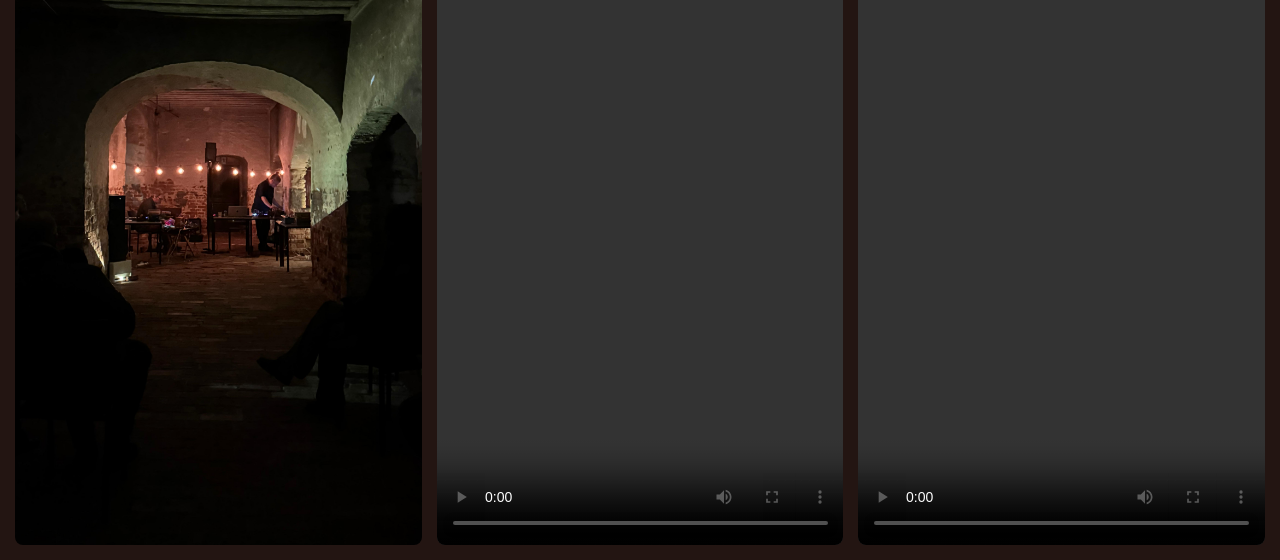
<file: gallery/photos.html>
<!DOCTYPE html>
<html lang="en">
    <head>
        <meta charset="UTF-8">
        <title>Photo Gallery</title>
        <link rel="stylesheet" href="photo.css">
    </head>

    <body>
        <div class="photo-gallery">
            <img src="../img/pic3.jpeg" alt="dance picture">
            <img src="../img/pic9.jpeg" alt="event picture">
            <img src="../img/pic11.jpeg" alt="audience picture">
            <img src="../img/pic7.jpeg" alt="event picture">
            <img src="../img/pic4.jpeg" alt="group picture">
            <img src="../img/pic6.jpeg" alt="training picture">
            <img src="../img/pic10.jpeg" alt="event venue">

            <video controls>
                <source src="../img/vid1.MP4" type="video/mp4">
            </video>
            <video controls>
                <source src="../img/Video2.mp4" type="video/mp4">
            </video>
        </div>
    </body>
</html>
</file>
<file: about/style.css>
* {
    box-sizing: border-box;
}

body {
    background-color: #231512;
    margin: 0;
    min-height: 100vh; /* Makes the page fill at least the full screen height */
    display: flex; /* Uses Flexbox for the whole page */
    flex-direction: column; /* Places page sections vertically */
}

main {
    flex: 1; /* Pushes the footer toward the bottom of the screen */
}

/*Title and main menu on the same line*/
.top-row {
    display: flex; /*makes the title and main menu on the same line*/
    align-items: center; /*keeps the title and main menu centered*/
    justify-content: space-between; /*puts the title on the left and the main menu on the right*/
    padding: 20px 20px; /*space around the whole top row*/
}

/*Main menu*/
nav ul {
    display: flex; /* makes the list items display in a row */
    gap: 40px; /* space between the buttons */

    list-style: none; /* removes the default bullet points */
    padding: 0; /* space around the whole menu */
    margin: 0; /* removes the default margin */
    }

nav li {
    margin: 0; /* removes the default margin */
    }

nav a {
    display: block; /* makes the whole buttin clicable */

    width: 130px; /* width of the button */
    padding: 10px 0px; /* space inside the button */

    background-color: #563527; /* color of the button */
    color: whitesmoke; /* text color */

    text-align: center; /* centers the text inside the button */
    text-decoration: none; /* removes the underline from the text */
    font-family: 'Playfair Display', serif; /* font of the text */
    font-size: 18px; /* size of the text */
    border-radius: 8px; /* rounded corners */
}

/*Changes the color of the button when the mouse is over it*/
nav a:hover {
    background-color: #895c39; /* color of the button when the mouse is over it */
}

.title-box{
    display: flex;
    align-items: center; /* keeps the text centered */
    gap: 30px;
  
    background-color: #563527; /*dark box with the title*/
    color: whitesmoke; /*text color*/
    font-family: 'Playfair Display', serif;

    font-size: 60px;
    font-weight: 300;
    line-height: 1.1;
    
    padding: 5px 35px; /* space inside */
    border-radius: 12px; /* rounded corners */

    width: fit-content;  /* box fits around the text */
    margin-left: 0px; /* moves the box to the right */
    margin-top: 0px; /* moves the box down */
}

.title-box h1 {
    margin: 0; /* removes default margin */
    font-size: inherit; /* inherits the font size from the parent */
    font-weight: inherit; /* inherits the font weight from the parent */
} 

.text {
    font-family: 'Playfair Display', serif; /* font of the text */
    font-size: 25px; /* size of the text */
    font-weight: 300; /*thinkness of the text */
    line-height: 1.5; /* space between lines of text */
    text-align: center; /* aligns the text to both the left and right sides */
    color: wheat;
    text-decoration: underline;
    text-decoration-thickness: 1px;
    text-underline-offset: 6px;

    width:100%; /* width of the text */
    margin: 30px auto 0;
}

.next-event {
    font-family: 'Playfair Display', serif; /* font of the text */
    font-size: 20px; /* size of the text */
    font-weight: 300; /*thinkness of the text */
    line-height: 1.5; /* space between lines of text */
    text-align: center; /* aligns the text to both the left and right sides */
    color: wheat;

    width:100%; /* width of the text */
    margin: 15px auto 30px;
}

.content {
    display: flex; /* makes the content display in a row */
    justify-content: space-between; /* puts the left content on the left and the right content on the right */
    align-items: flex-start; /* keeps the content aligned to the top */
    width: 100%; /* width of the content */
}

.left-content {
    width: 55%; /* width of the left content */
    padding-left: 30px; /* space between the left content and the right content */
}

.right-content {
    width: 40%; /* width of the right content */
    display: flex; /* makes the content display in a column */
    justify-content: flex-end; /* puts the content at the bottom */
    padding-right: 30px; /* space between the left and right content */
}

.list-title h2 {
    font-family: 'Playfair Display', serif; /* font of the text */
    font-size: 30px; /* size of the text */
    font-weight: 300; /*thinkness of the text */
    line-height: 1.5; /* space between lines of text */
    text-align: center; /* aligns the text to both the left and right sides */
    color: wheat;

    width:100%; /* width of the text */
    margin: 30px auto 0;
}

.list {
    font-family: 'Playfair Display', serif; /* font of the text */
    font-size: 25px; /* size of the text */
    font-weight: 300; /*thinkness of the text */
    line-height: 1.5; /* space between lines of text */
    text-align: center; /* aligns the text to both the left and right sides */
    color: wheat;

    width:100%; /* width of the text */
    margin: 15px auto 30px;
}

.time {
    font-family: 'Playfair Display', serif; /* font of the text */
    font-size: 25px; /* size of the text */
    font-weight: 1000; /*thinkness of the text */
    line-height: 1.5; /* space between lines of text */
    text-align: center; /* aligns the text to both the left and right sides */
    color: wheat;

    width:100%; /* width of the text */
    margin: 100px auto 30px; /* space above and below the text */
}

.location {
    margin-top: 60px; /* space above the map */
    margin-right: 120px; /* space to the right of the map */
}

.location iframe {
   width: 425px; /* width of the map */
    height: 350px; /* height of the map */
    border: 0; /* removes the border around the map */
    border-radius: 8px; /* rounded corners */
}

footer {
    color:whitesmoke;
}

.menu-toggle {
    display: none; /*hides the hamburger menu in desktop*/
} 

/*Tablet*/
@media (max-width: 1300px) {
    .top-row {
        display: flex; /*keeps the title and hamburger button on the same line */
        justify-content: space-between; /* places the title on the left and the hamburger on the right */
        align-items: flex-start; /*aligns them vertically */
        padding: 20px; /*adds space around the top row */
        gap: 20px; /*keeps a small gap between the elements */
    }

    .menu-toggle { /*shows the humburger button on tablet*/
        display: block; /*makes the button visible*/
        width: auto;
        margin-left: auto;
        background-color: #563527;
        color: whitesmoke;
        border: none; /*removes the default button border*/
        border-radius: 8px;
        font-size: 28px;
        padding: 8px 15px; /*adds space insdie the button*/
        cursor: pointer;
    }

    /* hides the navigation links until the hamburger is clicked */
    nav ul {
        display: none;
        flex-direction: column;
        gap: 10px;
        margin-top: 10px;
    }
    
    /*shows the navigation links when javascript adds the show class */
    nav ul.show {
        display: flex;
    }
    
    /*makes the navigation buttons fit the opened menu */
    nav a {
        width: 110px;
        font-size: 16px;
    }

    .title-box {
        font-size: 45px; /*makes the title smaller*/
    }

    .text {
        font-size: 22px; /*makes text smaller*/
    }

    .content {
        flex-direction: column; /*places the left and right contenc under each other*/
        align-items: center; /*centers both content sections*/
        width: 100%; /*uses the full available width*/    
    }

    .left-content, 
    .right-content {
        width: 90%; /*makes both content areas fit the tablet screen*/
        padding-left: 0; /*removes the desktop left padding*/
        padding-right: 0; /*removes the desktop right padding*/
    }

    .location {
        margin-top: 30px; /*adds space above the map*/
        margin-right: 0; /*removes the large desktop margin on the right*/
    }

    .location iframe {
        width: 100%; /*makes the map adapt to the available width*/
        max-width: 425px; /*prevents the map from becoming larger than on desktop */
        height: 320px; /*makes the map slightly shorter on tablets*/
    }
}

/*Mobile*/
@media (max-width: 600px) {
    .top-row {
        padding: 15px; /*reduces the padding around the top row*/
    }

    .title-box {
        font-size: 35px; /*makes the title smaller*/
        padding: 5px 20px; /*reduces the padding inside the title box*/
    }

    nav ul {
        flex-direction: column; /*stacks the navigation buttons vertically*/
        width: 100%; /*makes the navigation buttons take the full width*/
    }

    nav a {
        width: 100%; /*makes the navigation buttons take the full width*/
        box-sizing: border-box; /*ensures the padding is included in the width*/
        font-size: 16px; /*makes navigation text smaller*/
    }

    .text {
        font-size: 18px; /*makes text smaller*/
        width: 90%; /*reduces the width of the text*/
        margin: 20px auto; /*centers the text and adds space above and below*/
    }

    .next-event {
        font-size: 18px; /*makes text smaller*/
        width: 90%; /*reduces the width of the text*/
        margin-bottom: 20px; /*adds space below the text*/
    }

     .list-title h2 {
        font-size: 25px; /*makes the list title smaller*/
        margin-top: 20px; /*reduces the space above the list title*/
        margin-bottom: 10px; /*reduces the space below the list title*/
    }

    .list, 
    .time {
        font-size: 18px; /*makes the list and time text smaller*/
        width: 100%; /*reduces the width of the list and time text*/
        margin-left: 0; /*removes the left margin*/
        margin-right: 0; /*removes the right margin*/
        margin: 30px auto 20px; /*centers the list and time text and adds space above and below*/
    }

    .content {
        flex-direction: column; /*stacks the left and right content vertically*/
        width: 100%; /*makes the content take the full width*/
    }

    .left-content, 
    .right-content {
        width: 100%; /*makes both content areas take the full width*/
        padding: 0 15px; /*adds padding on the left and right*/
        box-sizing: border-box; /*ensures the padding is included in the width*/
    }

    .location {
        margin-top: 20px; /*reduces the space above the map*/
        margin-right: 0; /*removes the right margin*/
        width: 100%; /*makes the location section take the full width*/
    }

    .location iframe {
        width: 100%; /*makes the map take the full width*/
        height: 280px; /*reduces the height of the map*/
    }

    footer {
        margin-top: 20px; /*reduces the space above the footer*/
        padding: 10px 15px; /*reduces the padding inside the footer*/
    }
}
</file>
<file: gallery/style.css>
* {
    box-sizing: border-box;
}

body {
    background-color: #231512;
    margin: 0;
    min-height: 100vh; /* Makes the page fill at least the full screen height */
    display: flex; /* Uses Flexbox for the whole page */
    flex-direction: column; /* Places page sections vertically */
}

main {
    flex: 1; /* Pushes the footer toward the bottom of the screen */
}

/*Title and main menu on the same line*/
.top-row {
    display: flex; /*makes the title and main menu on the same line*/
    align-items: center; /*keeps the title and main menu centered*/
    justify-content: space-between; /*puts the title on the left and the main menu on the right*/
    padding: 20px 20px; /*space around the whole top row*/
}

/*Main menu*/
nav ul {
    display: flex; /* makes the list items display in a row */
    gap: 40px; /* space between the buttons */

    list-style: none; /* removes the default bullet points */
    padding: 0; /* space around the whole menu */
    margin: 0; /* removes the default margin */
    }

nav li {
    margin: 0; /* removes the default margin */
    }

nav a {
    display: block; /* makes the whole buttin clicable */

    width: 130px; /* width of the button */
    padding: 10px 0px; /* space inside the button */

    background-color: #563527; /* color of the button */
    color: whitesmoke; /* text color */

    text-align: center; /* centers the text inside the button */
    text-decoration: none; /* removes the underline from the text */
    font-family: 'Playfair Display', serif; /* font of the text */
    font-size: 18px; /* size of the text */
    border-radius: 8px; /* rounded corners */
}

/*Changes the color of the button when the mouse is over it*/
nav a:hover {
    background-color: #895c39; /* color of the button when the mouse is over it */
}

.title-box{
    display: flex;
    align-items: center; /* keeps the text centered */
    gap: 20px;
  
    background-color: #563527; /*dark box with the title*/
    color: whitesmoke; /*text color*/
    font-family: 'Playfair Display', serif;

    font-size: 60px;
    font-weight: 300;
    line-height: 1.1;
    
    padding: 5px 35px; /* space inside */
    border-radius: 12px; /* rounded corners */

    width: fit-content;  /* box fits around the text */
    margin-left: 0px; /* moves the box to the right */
    margin-top: 0px; /* moves the box down */

}

.title-box h1 {
    margin: 0; /* removes default margin */
    font-size: inherit; /* inherits the font size from the parent */
    font-weight: inherit; /* inherits the font weight from the parent */
} 

.gallery {
    display: grid;
    grid-template-columns: repeat(3, 1fr);
    gap: 25px;
    padding: 30px;
}

.gallery img,
.gallery video {
    width: 100%;
    aspect-ratio: 3 / 4;
    object-fit: contain;
    border-radius: 8px;
}

/*styles the iframe with the gallery */
.gallery-iframe {
    width: 100%;
    height: 1700px;
    border: none;
    display: block;
}

footer {
    color: whitesmoke;
}

.menu-toggle {
    display: none; /*hides the hamburger menu in desktop*/
} 

/*Tablet*/
@media (max-width: 1300px) {
    .top-row {
        display: flex; /*keeps the title and hamburger button on the same line */
        justify-content: space-between; /* places the title on the left and the hamburger on the right */
        align-items: flex-start; /*aligns them vertically */
        padding: 20px; /*adds space around the top row */
        gap: 20px; /*keeps a small gap between the elements */
    }

    .menu-toggle { /*shows the humburger button on tablet*/
        display: block; /*makes the button visible*/
        width: auto;
        margin-left: auto;
        background-color: #563527;
        color: whitesmoke;
        border: none; /*removes the default button border*/
        border-radius: 8px;
        font-size: 28px;
        padding: 8px 15px; /*adds space insdie the button*/
        cursor: pointer;
    }

    /* hides the navigation links until the hamburger is clicked */
    nav ul {
        display: none;
        flex-direction: column;
        gap: 10px;
        margin-top: 10px;
    }
    
    /*shows the navigation links when javascript adds the show class */
    nav ul.show {
        display: flex;
    }
    
    /*makes the navigation buttons fit the opened menu */
    nav a {
        width: 110px;
        font-size: 16px;
    }

    .title-box {
        font-size: 45px; /*reduces the size of the title*/
    }

}

/*Mobile*/
@media (max-width: 600px) {
    .top-row {
        flex-direction: row; /*keeps the title and button next to each other*/
        align-items: flex-start; /*aligns the title and navigation to the left*/
        gap: 15px; /*reduces the space between the title and navigation*/
        padding: 15px; /*reduces the padding around the top row*/
    }

    .title-box {
        font-size: 35px; /*reduces the size of the title*/
        padding: 5px 20px; /*reduces the padding inside the title box*/
    }

    nav ul {
        flex-direction: column; /*places the buttons under each other*/
        width: 100%; /*makes the buttons take the full width of their container*/
        gap: 8px; /*reduces the space between the buttons*/
    }

    nav a {
        width: 100%; /*makes the buttons take the full width of their container*/
        font-size: 16px; /*reduces the size of the text*/
    }

    footer {
        margin-top: 20px; /*reduces the space above the footer*/
        padding: 10px 15px; /*reduces the padding inside the footer*/
    }
}
</file>
<file: home/style.css>
* {
    box-sizing: border-box;
}

body {
    background-color: #231512;
    margin: 0;
    min-height: 100vh; /* Makes the page fill at least the full screen height */
    display: flex; /* Uses Flexbox for the whole page */
    flex-direction: column; /* Places page sections vertically */
}

main {
    flex: 1; /* Pushes the footer toward the bottom of the screen */
    width: 100%;
    max-width: 1500px;
    margin: 0 auto;
}

/*Title and main menu on the same line*/
.top-row {
    display: flex; /*makes the title and main menu on the same line*/
    align-items: center; /*keeps the title and main menu centered*/
    justify-content: space-between; /*puts the title on the left and the main menu on the right*/
    padding: 20px 20px; /*space around the whole top row*/
}

/*Main menu*/
nav ul {
    display: flex; /* makes the list items display in a row */
    gap: 40px; /* space between the buttons */

    list-style: none; /* removes the default bullet points */
    padding: 0; /* space around the whole menu */
    margin: 0; /* removes the default margin */
    }

nav li {
    margin: 0; /* removes the default margin */
    }

nav a {
    display: block; /* makes the whole buttin clicable */

    width: 130px; /* width of the button */
    padding: 10px 0px; /* space inside the button */

    background-color: #563527; /* color of the button */
    color: whitesmoke; /* text color */

    text-align: center; /* centers the text */
    text-decoration: none; /* removes the underline from the text */
    font-family: 'Playfair Display', serif; /* font of the text */
    font-size: 18px; /* size of the text */
    border-radius: 8px; /* rounded corners */
}

/*Changes the color of the button when the mouse is over it*/
nav a:hover {
    background-color: #895c39; /* color of the button when the mouse is over it */
}

.title-box{
    display: flex;
    align-items: center; /* keeps the text centered */
    gap: 30px;
  
    background-color: #563527; /*dark box with the title*/
    color: whitesmoke; /*text color*/
    font-family: 'Playfair Display', serif;

    font-size: 60px;
    font-weight: 300;
    line-height: 1.1;
    
    padding: 5px 35px; /* space inside */
    border-radius: 12px; /* rounded corners */

    width: fit-content;  /* box fits around the text */
    margin-left: 0px; /* moves the box to the right */
    margin-top: 0px; /* moves the box down */

}

.title-box h1 {
    margin: 0; /* removes default margin */
    font-size: inherit; /* inherits the font size from the parent */
    font-weight: inherit; /* inherits the font weight from the parent */
}

.question h2 {
    font-family: 'Playfair Display', serif; /* font of the text */
    font-size: 30px; /* size of the text */
    font-weight: 300; /*thinkness of the text */
    line-height: 1.5; /* space between lines of text */
    text-align: center; /*centers the text */
    width: 700px; /* width of the text */
    margin-left: 30px;
    margin-top: 50px;
    margin-bottom: 10px;
    color: wheat
}

.question p {
    margin-bottom: 0;
}

.text {
    font-family: 'Playfair Display', serif; /* font of the text */
    font-size: 25px; /* size of the text */
    font-weight: 300; /*thinkness of the text */
    line-height: 1.5; /* space between lines of text */
    text-align: left; /* aligns the text to the left */
    width: 700px; /* width of the text */
    max-width: 45vw; /*prevents the text from becoming too wide for the screen*/
    margin-left: 30px;
    margin-top: 10px;
    color: wheat;

    border: 1px solid #563527; /*creates a thin border around the text*/
    padding: 5px 10px; /*space inside the box*/
    box-sizing: border-box; /*keeps padding and border inside the 700px width*/
    border-radius: 12px;
}


.content {
    display: flex;
    align-items: flex-start; /*keeps the text and pictures aligned at the top*/
    justify-content: space-between;
    gap: 40px;
    font-family: "Playfair Display", serif;

    width: 100%;
    max-width: 1400px;
    margin: 0 auto;
}

.picture {
    position: relative; /*allows the second picture to overlap the first*/
    width: 800px; /*total area for the pictures*/
    max-width: 50vw; /*prevents the picture area from becoming too wide for the screen*/
    height: 500px; /*total height of the area for both pictures*/
    margin-right: 30px; /*space on the right*/
    margin-top: 50px; /*moves both pictures down*/
}

.picture picture {
    display: block; /*makes the responsive picture container display correctly*/
}

/*Main picture*/
.picture  img.photo-one{
    position: absolute; /*allowas manual positioning*/
    width: 650px; /*sixe of the main picture*/
    height: 410px;
    object-fit: cover; /*fills given size*/
    right: 0;
    top: -45px; /*moves the picture 45px up*/
    z-index: 1; /*main picture stays behind*/
    border-radius: 8px; /*rounded corners*/
}

 /*Second picture*/
.picture img.photo-two {
    position: absolute; /*allows manual positioning*/
    width: 450px; /*size of the second picture*/
    height: 250px;
    object-fit: cover;
    left: -25px; /*position from the left*/
    bottom: -30px; /*position from the top*/
    z-index: 5;
    border-radius: 8px; /*rounded corners*/
}

#record {
    width: 120px;
    height: 120px;
    cursor: pointer; /*changes  the curcor to a pointer when hovering over the record*/
    transform-origin: center; /*makes the record rotate around its center*/

    margin-right: 0;
    margin-left: 0px;
    margin-top: -10px;
    margin-bottom: 20px;
}

#record.spinning {
    animation: spinRecord 3s linear infinite; /*rotates the record continuously every 3 seconds*/
}

/*creates the spinning animation*/
@keyframes spinRecord {
    0% {
        transform: rotate(0deg);
    }
    25% {
        transform: rotate(90deg);
    }
    50% {
        transform: rotate(180deg);
    }
    75% {
        transform: rotate(270deg);
    }
    100% {
        transform: rotate(360deg);
    }
}

.vinyl1 {
    fill: #2f211d
}
.vinyl-lable {
    fill: #ff0000
}
.vinyl-hole {
    fill: #fde9d0
}

.groove {
    fill: none;
    stroke: rgb(15, 15, 15);
    stroke-width: 1;
}

footer {
    color: whitesmoke
}

.menu-toggle {
    display: none; /*hides the hamburger menu in desktop*/
} 


/*Tablet*/
@media (max-width: 1300px) {
    .top-row {
        display: flex; /*keeps the title and hamburger button on the same line */
        justify-content: space-between; /* places the title on the left and the hamburger on the right */
        align-items: flex-start; /*aligns them vertically */
        padding: 20px; /*adds space around the top row */
        gap: 20px; /*keeps a small gap between the elements */
    }

    .menu-toggle { /*shows the humburger button on tablet*/
        display: block; /*makes the button visible*/
        width: auto;
        margin-left: auto;
        background-color: #563527;
        color: whitesmoke;
        border: none; /*removes the default button border*/
        border-radius: 8px;
        font-size: 28px;
        padding: 8px 15px; /*adds space insdie the button*/
        cursor: pointer;
    }

    /* hides the navigation links until the hamburger is clicked */
    nav ul {
        display: none;
        flex-direction: column;
        gap: 10px;
        margin-top: 10px;
    }
    
    /*shows the navigation links when javascript adds the show class */
    nav ul.show {
        display: flex;
    }
    
    /*makes the navigation buttons fit the opened menu */
    nav a {
        width: 110px;
        font-size: 16px;
    }

    .title-box {
        font-size: 45px; /*reduces the size of the title*/
    }

    .question h2 {
        font-size: 25px; /*reduces the size of the question*/
        width: 90%; /*reduces the width of the question*/
        margin-left: auto; /*centers the question*/
        margin-right: auto; /*centers the question*/
    }

    .content {
        flex-direction: column; /*places the text and pictures under each other*/
        align-items: center; /*centers the text and pictures*/
        gap: 30px; /*reduces the space between the text and pictures*/
    }

    .text {
        font-size: 22px; /*reduces the size of the text*/
        width: 90%; /*reduces the width of the text*/
        margin-left: auto; /*centers the text*/
        margin-right: auto; /*centers the text*/
    }

    .picture {
        width: 90%; /*reduces the width of the picture area*/
        max-width: 700px;
        height: 500px; /*reduces the height of the picture area*/
        margin: 20px auto 0;
    }

    .picture img.photo-one {
        width: 75%; /*reduces the width of the main picture*/
        height: auto; /*makes the height of the main picture adjust to its width*/
        max-height: 380px; /*reduces the maximum height of the main picture*/
        right: 0;
        top: 0;
    }

    .picture img.photo-two {
        width: 45%; /*reduces the width of the second picture*/
        height: auto; /*makes the height of the second picture adjust to its width*/
        left: 5%; /*moves the second picture closer to the left*/
        bottom: 0px; /*moves the second picture closer to the top*/
    }

    footer {
        margin-top: 10px; /*reduces the space above the footer*/
        padding: 10px 15px; /*reduces the padding inside the footer*/
    }
}

/*Mobile*/
@media (max-width: 600px) {
    .top-row {
        flex-direction: row; /*keeps the title and button next to each other*/
        align-items: flex-start; /*aligns the title and navigation to the left*/
        padding: 15px; /*reduces the padding around the top row*/
        gap: 15px; /*reduces the space between the title and navigation*/
    }

    .title-box {
        font-size: 35px; /*reduces the size of the title*/
        padding: 5px 20px; /*reduces the padding inside the title box*/
    }

    nav ul {
        flex-direction: column; /*places the buttons under each other*/
        width: 100%; /*makes the buttons take the full width of their container*/
        gap: 8px; /*reduces the space between the buttons*/
    }

    nav a {
        width: 100%; /*makes the buttons take the full width of their container*/
        font-size: 16px; /*reduces the size of the text*/
    }

    .question h2 {
        font-size: 24px; /*reduces the size of the question*/
        width: 90%; /*reduces the width of the question*/
        margin: 25px auto 10px; /*centers the question and adds space above and below*/
    }

    .text {
        font-size: 18px; /*reduces the size of the text*/
        width: 90%; /*reduces the width of the text*/
        max-width: none;
        margin: 0 auto; /*centers the text*/
        padding: 10px; /*reduces the padding inside the text box*/
    }

    .content {
        flex-direction: column; /*places the text and pictures under each other*/
        width: 100%; /*makes the content take the full width of its container*/
        align-items: center;
        gap: 20px; /*reduces the space between the text and pictures*/
    }

    .picture {
        width: 90%; /*makes the picture area take the full width of its container*/
        height: auto; /*makes the height of the picture area adjust to its width*/
        margin: 20px auto; /*adds space above the pictures and removes the space below*/
        display: flex; /*uses flexbox to arrange the pictures*/
        flex-direction: column; /*places the pictures under each other*/
        align-items: center; /*centers the pictures*/
        gap: 15px; /*reduces the space between the pictures*/
    }
    .picture img.photo-one,
    .picture img.photo-two {
        position: static; /*removes the absolute positioning of the pictures*/
        width: 100%; /*reduces the width of the pictures*/
        height: auto; /*makes the height of the pictures adjust to their width*/
        max-height: none;
        object-fit: cover;
    }

    footer {
        margin-top: 20px; /*reduces the space above the footer*/
        padding: 10px 15px; /*reduces the padding inside the footer*/
    }
}
</file>
<file: registration/style.css>
* {
    box-sizing: border-box;
}

body {
    background-color: #231512;
    margin: 0;
    min-height: 100vh; /* Makes the page fill at least the full screen height */
    display: flex; /* Uses Flexbox for the whole page */
    flex-direction: column; /* Places page sections vertically */
}

main {
    flex: 1; /* Pushes the footer toward the bottom of the screen */
}

/*Title and main menu on the same line*/
.top-row {
    display: flex; /*makes the title and main menu on the same line*/
    align-items: center; /*keeps the title and main menu centered*/
    justify-content: space-between; /*puts the title on the left and the main menu on the right*/
    padding: 20px 20px; /*space around the whole top row*/
}

/*Main menu*/
nav ul {
    display: flex; /* makes the list items display in a row */
    gap: 40px; /* space between the buttons */

    list-style: none; /* removes the default bullet points */
    padding: 0; /* space around the whole menu */
    margin: 0; /* removes the default margin */
    }

nav li {
    margin: 0; /* removes the default margin */
    }

nav a {
    display: block; /* makes the whole buttin clicable */

    width: 130px; /* width of the button */
    padding: 10px 0px; /* space inside the button */

    background-color: #563527; /* color of the button */
    color: whitesmoke; /* text color */

    text-align: center; /* centers the text inside the button */
    text-decoration: none; /* removes the underline from the text */
    font-family: 'Playfair Display', serif; /* font of the text */
    font-size: 18px; /* size of the text */
    border-radius: 8px; /* rounded corners */
}

/*Changes the color of the button when the mouse is over it*/
nav a:hover {
    background-color: #895c39; /* color of the button when the mouse is over it */
}

        /* Title box styles */
.title-box{
    display: flex;
    align-items: center; /* keeps the text centered */
    gap: 20px;
  
    background-color: #563527; /*dark box with the title*/
    color: whitesmoke; /*text color*/
    font-family: 'Playfair Display', serif;

    font-size: 60px;
    font-weight: 300;
    line-height: 1.1;
    
    padding: 5px 35px; /* space inside */
    border-radius: 12px; /* rounded corners */

    width: fit-content;  /* box fits around the text */
    margin-left: 0px; /* moves the box to the right */
    margin-top: 0px; /* moves the box down */
}

.title-box h1 {
    margin: 0; /* removes default margin */
    font-size: inherit; /* inherits the font size from the parent */
    font-weight: inherit; /* inherits the font weight from the parent */
} 

.text {
    font-family: 'Playfair Display', serif; /* font of the text */
    line-height: 1.5; /* space between lines of text */
    text-align: center; /* aligns the text to both the left and right sides */
    color: wheat
}

.text h2 {
    font-size: 25px; /* size of the text */
    font-weight: 300; /*thinkness of the text */
    margin: 0; /* removes default margin */
}

    /* Name section styles */
.name-section {
    width: 260px; /* width of the whole name section */
    margin: 90px auto 0 auto; /*centers the whole section on the website*/
}

.name-section label {
    display: block; /*puts "Name:" on its own line */
    width: 260px; /* makes the label take up the full width of the name section */
    font-size: 18px; /* size of the "Name:" text */
    margin-bottom: 0 0 5px 0; /* empty space between "Name:" and the input field */
    text-align: left; /* aligns the text to the left */
    padding: 0; /*removes extra space around the "Name:" text */
    color: wheat;
}

.name-box {
    display: block; /* puts "Name:" on its own line */

    background-color: white; 
    color: lightgray;
    font-family: 'Playfair Display', serif;
    font-size: 18px;
    font-weight: 300; /*thinkness of the text */

    padding: 0px 15px; /* space inside the box: 0px top/bottom, 15px left/right */
    border: none; /* removes the default border */
    border-radius: 12px; /* rounded corners */

    width: 260px; /* makes the box take up the full width of the name section */
    height: 60px; /* height of the box */
    box-sizing: border-box; /* includes padding in the width calculation */

    margin: 0; /*keeps the "Your name" box directly alignd with "Name:" text */
}

/*changes only the "Your name" text before the user types*/
.name-section input::placeholder {
    color: black; /* changes the color of the placeholder text */
    font-family: 'Playfair Display', serif; /* changes the font of the placeholder text */
    font-size: 18px; /* changes the size of the placeholder text */
    font-weight: 300; /* changes the weight of the placeholder text */
}

.username-section {
    width: 260px; /* width of the whole username section */
    margin: 25px auto 0 auto; /*centers the whole section on the website*/
}

.username-section label {
    display: block; /*puts "Username:" on its own line */
    width: 260px; /* makes the label take up the full width of the username section */
    font-size: 18px; /* size of the "Username:" text */
    margin-bottom: 0 0 5px 0; /* empty space between "Username:" and the input field */
    text-align: left; /* aligns the text to the left */
    padding: 0; /*removes extra space around the "Username:" text */
    color: wheat;
}

.name-box {
    display: block; /* puts "Username:" on its own line */

    background-color: white; 
    color: lightgray;
    font-family: 'Playfair Display', serif;
    font-size: 18px;
    font-weight: 300; /*thinkness of the text */

    padding: 0px 15px; /* space inside the box: 0px top/bottom, 15px left/right */
    border: none; /* removes the default border */
    border-radius: 12px; /* rounded corners */

    width: 260px; /* makes the box take up the full width of the username section */
    height: 60px; /* height of the box */
    box-sizing: border-box; /* includes padding in the width calculation */

    margin: 0; /*keeps the "Your username" box directly alignd with "Username:" text */
}

.username-section input::placeholder {
    color: black; /* changes the color of the placeholder text */
    font-family: 'Playfair Display', serif; /* changes the font of the placeholder text */
    font-size: 18px; /* changes the size of the placeholder text */
    font-weight: 300; /* changes the weight of the placeholder text */
}

.email-section {
    width: 260px; /* width of the whole email section */
    margin: 25px auto 0 auto; /*centers the whole section on the website*/
}

.email-section label {
    display: block; /*puts "Email:" on its own line */
    width: 260px; /* makes the label take up the full width of the email section */
    font-size: 18px; /* size of the "Email:" text */
    margin-bottom: 0 0 5px 0; /* empty space between "Email:" and the input field */
    text-align: left; /* aligns the text to the left */
    padding: 0; /*removes extra space around the "Email:" text */
    color: wheat;
}

.email-box {
    display: block; /* puts "Email:" on its own line */

    background-color: white; 
    color: lightgray;
    font-family: 'Playfair Display', serif;
    font-size: 18px;
    font-weight: 300; /*thinkness of the text */

    padding: 0px 15px; /* space inside the box: 0px top/bottom, 15px left/right */
    border: none; /* removes the default border */
    border-radius: 12px; /* rounded corners */

    width: 260px; /* makes the box take up the full width of the email section */
    height: 60px; /* height of the box */
    box-sizing: border-box; /* includes padding in the width calculation */

    margin: 0; /*keeps the "example@gmail.com" box directly alignd with "Email:" text */
}

.email-section input::placeholder {
    color: black; /* changes the color of the placeholder text */
    font-family: 'Playfair Display', serif; /* changes the font of the placeholder text */
    font-size: 18px; /* changes the size of the placeholder text */
    font-weight: 300; /* changes the weight of the placeholder text */
}

.register-section {
   width: 320px; /* width of the whole register section */
    margin: 25px auto 0 auto; /*centers the whole section on the website*/
    text-align: center; /*centers the button in the section*/
}

.register-button {
    display: inline-block; /* allows the button to be centered */

    width: 320px; /* width of the button */
    height: 70px; /* height of the button */

    background-color: #895c39; /* color of the button */
    color: whitesmoke; /* text color */
    font-family: 'Playfair Display', serif; /* font of the text */
    font-size: 25px; /* size of the text */
    font-weight: 300; /*thinkness of the text */

    border: none; /* removes the default border */
    border-radius: 12px; /* rounded corners */

    margin: 0;
    cursor: pointer; /* changes the cursor to a pointer when hovering over the button */
}

.register-button:hover {
    background-color: #563527; /* color of the button when the mouse is over it */
}

.last {
    text-align: center; /*centers the text in the section*/
    font-family: 'Playfair Display', serif; /* font of the text */
    font-size: 30px; /* size of the text */
    font-weight: 300; /*thinkness of the text */
    color: darkgray; /* text color */
    margin-top: 70px; /* space above the text */
}

footer {
    color:whitesmoke;
}

.menu-toggle {
    display: none; /*hides the hamburger menu in desktop*/
} 

/*Tablet*/
@media (max-width: 1300px) {

    main {
        display: flex; /*uses flexbox inside the main content area*/
        flex-direction: column; /*keeps all main elements one under another*/
        justify-content: center; /*centers the registration content vertically*/
    }
    .top-row {
        display: flex; /*keeps the title and hamburger button on the same line */
        justify-content: space-between; /* places the title on the left and the hamburger on the right */
        align-items: flex-start; /*aligns them vertically */
        padding: 20px; /*adds space around the top row */
        gap: 20px; /*keeps a small gap between the elements */
    }

    .menu-toggle { /*shows the humburger button on tablet*/
        display: block; /*makes the button visible*/
        width: auto;
        margin-left: auto;
        background-color: #563527;
        color: whitesmoke;
        border: none; /*removes the default button border*/
        border-radius: 8px;
        font-size: 28px;
        padding: 8px 15px; /*adds space insdie the button*/
        cursor: pointer;
    }

    /* hides the navigation links until the hamburger is clicked */
    nav ul {
        display: none;
        flex-direction: column;
        gap: 10px;
        margin-top: 10px;
    }
    
    /*shows the navigation links when javascript adds the show class */
    nav ul.show {
        display: flex;
    }
    
    /*makes the navigation buttons fit the opened menu */
    nav a {
        width: 110px;
        font-size: 16px;
    }

    .title-box {
        font-size: 45px; /*makes the page title cmaller on tablets*/
    }

    .text h2 {
        font-size: 22px; /*makes the introductory heading smaller*/
        width: 90%; /*prevents the text from touching the screnn edges*/
        margin-left: auto; /*centers the heading*/
        margin-right: auto; /*centers the heading*/
    }

    .name-section,
    .username-section,
    .email-section {
        width: 60%; /*makes the form sections wider and responsive*/
        max-width: 520px; /*prevents the form from becoming too wide*/
        min-width: 300px; /*prevetns the form from becoming too narrow*/
        margin-left: auto;
        margin-right: auto;
    }

    .name-section label,
    .username-section label, 
    .email-section label {
        width: 100%; /*makes the label follow the responsive form width*/
    }

    .name-box {
        width: 100%; /*makes the input fields fill the form section*/
    }

    .register-section {
        width: 60%; /*makes the button section responsive*/
        max-width: 520px; /*prevents the button section from becoming too wide*/
         min-width: 300px; /*prevetns the form from becoming too narrow*/
    }

    .register-button {
        width: 100%; /*makes the registration button fit the form width*/
        height: 60px; /*makes the button slightly smaller*/
        font-size: 22px; /*makes the button text smaller*/
    }

    .last {
        font-size: 26px; /*makes the final message smaller*/
        margin-top: 30px; /*reduces the space above the final message*/
    }

    footer {
        margin-top: 30px;
        padding: 10px 20px; /*adds space inside the footer*/
        font-size: 16px;
    }
}

/*Mobile*/
@media (max-width: 600px) {
    .top-row {
        flex-direction: row; 
        align-items: flex-start; /*aligns the header content to the left*/
        padding: 15px; /*reduces the space around the header*/
        gap: 15px; /*adds space between the title and navigation*/
    }

    .title-box {
        font-size: 35px;
        padding: 5px 20px; /*reduces the space inside the title box*/
    }

    nav ul {
        flex-direction: column; /*places navigation buttons vertically*/
        width: 100%; /*uses the available mobile width*/
        gap: 8px; /*adds small space between navigation buttons*/
    }

    nav a {
        width: 100%; /*makes each navigation button fill the available width*/
        font-size: 16px;
    }

    .text h2 {
        font-size: 19px;
        width: 90%; /*leaves space on both sides of the text*/
        margin: 25px auto; /*centers the heading and adds vertical spacing*/
    }

    .name-section,
    .username-section,
    .email-section {
        width: 90%; /*makes the form use most of the phone width*/
        max-width: none; /*removes the tablet maximum width*/
        min-width: none; /*removes the tablet minimum width on small screens*/
        margin: 20px auto 0; /*centers each form section and reduces vertical gaps*/
    }

    .name-section label, 
    .username-section label,
    .email-section label {
        width: 100%; /*makes labels follow the form width*/
        font-size: 16px;
    }

    .name-box {
        width: 100%; /*makes input fields responsive*/
        height: 52px; /*makes input slightly shorter on mobile*/   
        font-size: 16px;
    }
     .register-section {
        width: 90%; /*makes the button section fit the phone width*/
        max-width: none; /*removes the tablet maxmimun width*/
        min-width: none; /*removes the tablet minimum width on small screens*/
        margin: 25px auto 0; /*centers the button and adds space above it*/
    }

    .register-button {
        width: 100%; /*makes the register button use the available width*/
        height: 58px; /*makes the button comfortable to tap*/
        font-size: 20px;
    }

    .last {
        font-size: 22px;
        margin-top: 30px; /*controls the space above the final message*/
    }

    footer {
        margin-top: 20px; /*adds space above the footer*/
        padding: 10px 15px; /*adds space inside the footer*/ 
    }
}
</file>
<file: report/style.css>
* {
    box-sizing: border-box;
}

body {
    background-color: #231512;
    margin: 0;
    min-height: 100vh; /* Makes the page fill at least the full screen height */
    display: flex; /* Uses Flexbox for the whole page */
    flex-direction: column; /* Places page sections vertically */
}

main {
    flex: 1; /* Pushes the footer toward the bottom of the screen */
}

/*Title and main menu on the same line*/
.top-row {
    display: flex; /*makes the title and main menu on the same line*/
    align-items: center; /*keeps the title and main menu centered*/
    justify-content: space-between; /*puts the title on the left and the main menu on the right*/
    padding: 20px 20px; /*space around the whole top row*/
}

/*Main menu*/
nav ul {
    display: flex; /* makes the list items display in a row */
    gap: 40px; /* space between the buttons */

    list-style: none; /* removes the default bullet points */
    padding: 0; /* space around the whole menu */
    margin: 0; /* removes the default margin */
    }

nav li {
    margin: 0; /* removes the default margin */
    }

nav a {
    display: block; /* makes the whole buttin clicable */

    width: 130px; /* width of the button */
    padding: 10px 0px; /* space inside the button */

    background-color: #563527; /* color of the button */
    color: whitesmoke; /* text color */

    text-align: center; /* centers the text inside the button */
    text-decoration: none; /* removes the underline from the text */
    font-family: 'Playfair Display', serif; /* font of the text */
    font-size: 18px; /* size of the text */
    border-radius: 8px; /* rounded corners */
}

/*Changes the color of the button when the mouse is over it*/
nav a:hover {
    background-color: #895c39; /* color of the button when the mouse is over it */
}

.title-box{
    display: flex;
    align-items: center; /* keeps the text centered */
    gap: 30px;
  
    background-color: #563527; /*dark box with the title*/
    color: whitesmoke; /*text color*/
    font-family: 'Playfair Display', serif;

    font-size: 60px;
    font-weight: 300;
    line-height: 1.1;
    
    padding: 5px 35px; /* space inside */
    border-radius: 12px; /* rounded corners */

    width: fit-content;  /* box fits around the text */
    margin-left: 0px; /* moves the box to the right */
    margin-top: 0px; /* moves the box down */

}

.title-box h1 {
    margin: 0; /* removes default margin */
    font-size: inherit; /* inherits the font size from the parent */
    font-weight: inherit; /* inherits the font weight from the parent */

}

.text h2 {
    font-family: 'Playfair Display', serif; /* font of the text */
    font-size: 30px; /* size of the text */
    font-weight: 300; /*thinkness of the text */
    line-height: 1.5; /* space between lines of text */
    text-align: center; /* aligns the text to both the left and right sides */
    width: 100%; /*makes the heading use the full available width*/
    margin: 50px auto 10px; /*centers the heading block*/
    margin-top: 30px;
    margin-bottom: 10px;
    color: whitesmoke;
}

.essay {
    font-family: 'Playfair Display', serif; /* font of the text */
    font-size: 22px; /* size of the text */
    font-weight: 300; /*thinkness of the text */
    line-height: 1.5; /* space between lines of text */
    text-align: center;
    width: 100%; /*makes the text block use the available width*/
    padding: 0 15px; /*adds 15px space on the left and right*/
    box-sizing: border-box; /*keeps padding inside the width*/

    margin: 15px auto 0; /*centers the text block*/
    margin-top: 15px;
    color: wheat;  
}

/* Site Map */
.site-map {
    text-align: center;
    margin: 40px auto;
    padding: 20px;
    max-width: 900px;
}

.site-map h2 {
    font-family: 'Playfair Display', serif; /* font of the text */
    font-size: 30px; /* size of the text */
    font-weight: 300; /*thinkness of the text */
    line-height: 1.5; /* space between lines of text */
    text-align: center; /* aligns the text to both the left and right sides */
    width: 100%; /*makes the heading use the full available width*/
    margin: 50px auto 10px; /*centers the heading block*/
    margin-top: 30px;
    margin-bottom: 10px;
    color: whitesmoke;
}

.site-map p {
    font-family: 'Playfair Display', serif; /* font of the text */
    font-size: 20px; /* size of the text */
    font-weight: 300; /*thinkness of the text */
    line-height: 1.5; /* space between lines of text */
    text-align: center;
    width: 100%; /*makes the text block use the available width*/
    padding: 0 15px; /*adds 15px space on the left and right*/
    box-sizing: border-box; /*keeps padding inside the width*/

    margin: 15px auto 0; /*centers the text block*/
    margin-top: 15px;
    color: wheat;  
}

.site-map img {
    display: block;
    width: 100%;
    max-width: 650px;
    height: auto;
    margin: 0 auto;
    margin-top: 10px;
}

footer {
    color: whitesmoke;
}

.menu-toggle {
    display: none; /*hides the hamburger menu in desktop*/
} 


.specifications {
    font-family: 'Playfair Display', serif; /* font of the text */
    font-size: 20px; /* size of the text */
    font-weight: 300; /*thinkness of the text */
    line-height: 1.5; /* space between lines of text */
    text-align: center;
    width: 100%; /*makes the text block use the available width*/
    padding: 0 15px; /*adds 15px space on the left and right*/
    box-sizing: border-box; /*keeps padding inside the width*/

    margin: 15px auto 0; /*centers the text block*/
    margin-top: 15px;
    color: wheat;
}

.specifications h3 {
    font-family: 'Playfair Display', serif; /* font of the text */
    font-size: 23px; /* size of the text */
    font-weight: 300; /*thinkness of the text */
    line-height: 1.5; /* space between lines of text */
    text-align: center; /* aligns the text to both the left and right sides */
    width: 100%; /*makes the heading use the full available width*/
    margin: 50px auto 10px; /*centers the heading block*/
    margin-top: 30px;
    margin-bottom: 10px;
    color: whitesmoke;
}

.specifications h2 {
    font-family: 'Playfair Display', serif; /* font of the text */
    font-size: 30px; /* size of the text */
    font-weight: 300; /*thinkness of the text */
    line-height: 1.5; /* space between lines of text */
    text-align: center; /* aligns the text to both the left and right sides */
    width: 100%; /*makes the heading use the full available width*/
    margin: 50px auto 10px; /*centers the heading block*/
    margin-top: 30px;
    margin-bottom: 10px;
    color: whitesmoke;
}

.mockups h2 {
    font-family: 'Playfair Display', serif; /* font of the text */
    font-size: 30px; /* size of the text */
    font-weight: 300; /*thinkness of the text */
    line-height: 1.5; /* space between lines of text */
    text-align: center; /* aligns the text to both the left and right sides */
    width: 100%; /*makes the heading use the full available width*/
    margin: 50px auto 10px; /*centers the heading block*/
    margin-top: 30px;
    margin-bottom: 10px;
    color: whitesmoke;
}

.specifications img {
    max-width: 55%;
}


/* Mockups - Desktop */
.mockups {
    font-family: 'Playfair Display', serif;
    font-size: 20px;
    font-weight: 300;
    line-height: 1.5;
    color: wheat;
    width: 100%;
    padding: 0 15px;
    box-sizing: border-box;
    margin: 15px auto 0;
}

.mockups h2 {
    font-size: 30px;
    font-weight: 300;
    line-height: 1.5;
    color: whitesmoke;
    text-align: center;
    margin: 30px auto 10px;
}

.mockups h3 {
    font-size: 23px;
    font-weight: 300;
    line-height: 1.5;
    color: whitesmoke;
    text-align: center;
    margin: 30px auto 10px;
}

.mockup-grid {
    display: grid;
    grid-template-columns: repeat(4, 1fr);
    gap: 20px;
    width: 90%;
    margin: 10px auto 30px;
}

.mockup-grid img {
    display: block;
    width: 100%;
    height: auto;
}


/*Tablet*/
@media (max-width: 1300px) {
    .top-row {
        display: flex; /*keeps the title and hamburger button on the same line */
        justify-content: space-between; /* places the title on the left and the hamburger on the right */
        align-items: flex-start; /*aligns them vertically */
        padding: 20px; /*adds space around the top row */
        gap: 20px; /*keeps a small gap between the elements */
    }

    .menu-toggle { /*shows the humburger button on tablet*/
        display: block; /*makes the button visible*/
        width: auto;
        margin-left: auto;
        background-color: #563527;
        color: whitesmoke;
        border: none; /*removes the default button border*/
        border-radius: 8px;
        font-size: 28px;
        padding: 8px 15px; /*adds space insdie the button*/
        cursor: pointer;
    }

    /* hides the navigation links until the hamburger is clicked */
    nav ul {
        display: none;
        flex-direction: column;
        gap: 10px;
        margin-top: 10px;
    }
    
    /*shows the navigation links when javascript adds the show class */
    nav ul.show {
        display: flex;
    }
    
    /*makes the navigation buttons fit the opened menu */
    nav a {
        width: 110px;
        font-size: 16px;
    }

    .title-box {
        font-size: 45px; /*reduces the size of the title*/
    }

    .text h2 {
        font-size: 25px; /*reduces the size of the question*/
        width: 90%; /*reduces the width of the question*/
        margin-left: auto; /*centers the question*/
        margin-right: auto; /*centers the question*/
    }

    .essay {
        width: 90%; /*makes the report text fit the tablet screen*/
        max-width: 800px; /*prevents the text from becoming too wide*/
        margin-left: auto; /*centers the text*/
        margin-right: auto; /*centers the text*/
        font-size: 20px; /*makes the report text slightly smaller*/
    }
        .site-map {
        max-width: 90%;
        padding: 15px;
        margin: 30px auto;
    }

    .site-map img {
        max-width: 550px;
    }

    footer {
        margin-top: 30px; /*reduces the space above the footer*/
        padding: 10px 20px; /*reduces the padding inside the footer*/
        font-size: 16px;
    }

    .specifications {
        font-size: 18px; 
    } 
    .specifications h2 {
        font-size: 22px;
    }
    .specifications h3 {
        font-size: 23px;
    }
    .specifications img {
        max-width: 55%;
    }
    .mockups {
        font-size: 18px;
    }
    .mockups h2 {
        font-size: 22px;
    }
    .mockups h3 {
        font-size: 23px;
    }
    .mockup-grid {
        grid-template-columns: repeat(2, 1fr);
        gap: 15px;
    }
}

/*Mobile*/
@media (max-width: 600px) {
    .top-row {
        flex-direction: row; /*keeps the title and button next to each other*/
        align-items: flex-start; /*aligns the title and navigation to the left*/
        padding: 15px; /*reduces space around the header*/
        gap: 15px; /*reduces the space between the title and navigation*/
    }

    .title-box {
        font-size: 35px; /*reduces the size of the title*/
        padding: 5px 20px; /*reduces space inside the title box*/
    }

    nav ul {
        flex-direction: column; /*places navigation buttons vertically*/
        gap: 8px; /*reduces the space between the buttons*/
        width: 100%; /*uses the available mobile width*/
    }

    nav a {
        width: 100%x; /*makes each menu button fill the available width*/
        font-size: 16px; /*reduces the size of the text*/
    }

    .text h2 {
        font-size: 25px; /*reduces the size of the heading*/
        width: 90%; /*makes the heading fit the mobile screen*/
        margin: 25px auto 10px; /*centers the heading and controls spacing*/
    }

    .essay {
        font-size: 15px; /*reduces the size of the text*/
        line-height: 1.6; /*makes long text easier to read*/
        width: 90%; /*makes the report text fit the mobile screen*/
        max-width: none; /*removes the tablet maximum width*/
        margin: 10px auto 30px; /*centers the report and adds vertical spacing*/
    }

    .site-map {
        max-width: 100%;
        padding: 10px;
    }

    .site-map img {
        max-width: 100%;
    }

    footer {
        margin-top: 20px; /*reduces the space above the footer*/
        padding: 10px 15px; /*reduces the padding inside the footer*/
        font-size: 14px;
    }
    
    .specifications {
        font-size: 15px;
        line-height: 1.6;
        padding: 0 10px;
    }
    .specifications h2 {
        font-size: 22px;
    }
    .specifications h3 {
        font-size: 20px;
    }
    .specifications p,
    .specifications ul {
        width: 90%;
        margin: 10px auto 30px;
    }
    .specifications img {
        max-width: 90%;
    } 
    .mockups {
        font-size: 15px;
        line-height: 1.6;
        padding: 0 10px;
    }
    .mockups h2 {
        font-size: 22px;
    }
    .mockups h3 {
        font-size: 20px;
    }
    .mockup-grid {
        grid-template-columns: 1fr;
        gap: 15px;
    }
}
</file>
<file: gallery/photo.css>
body{
    margin: 0;
    background-color: #231512;
}

.photo-gallery {
    display: grid; /*creates a gallery with three items in each row*/
    grid-template-columns: repeat(3, 1fr); /*makes three equal colomns*/
    gap: 15px; /*space between the gallery items*/
    padding: 15px; /*space around the gallery*/
}

.photo-gallery img,
.photo-gallery video {
    width: 100%; /*gives photos and videos the same size*/
    height: 700px; /*keeps all gallert items the same shape*/
    object-fit: cover; /*fills the box without stretching the media*/
    border-radius: 8px; 
    display: block; /*removes extra inline spacing*/
}

/*Tablet*/
@media (max-width: 1200px) {
    .photo-gallery {
        grid-template-columns: repeat(2, 1fr); /*changes the gallery from 3 columns to 2 columns*/
    }
}

/*Mobile*/
@media (max-width: 600px) {
    .photo-gallery {
        grid-template-columns: 1fr; /*changes the gallery from 2 columns to 1*/
    }
}
</file>
